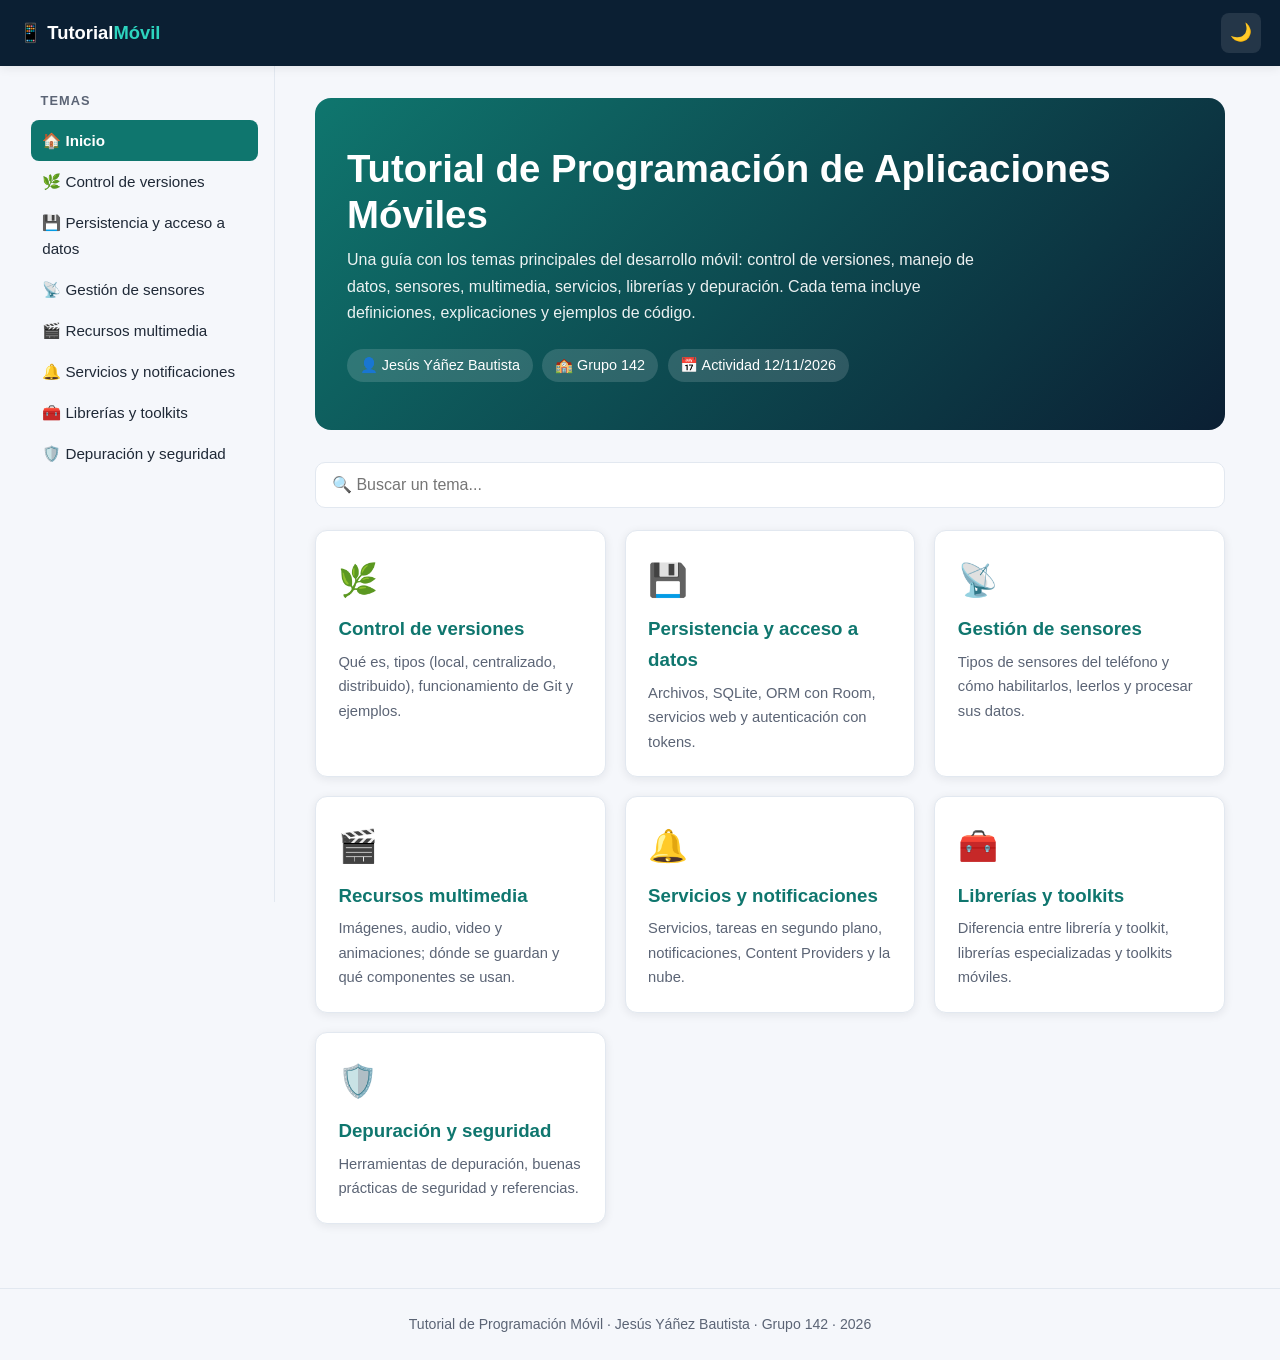
<file: index.html>
<!DOCTYPE html>
<html lang="es">
<head>
  <meta charset="UTF-8">
  <meta name="viewport" content="width=device-width, initial-scale=1.0">
  <meta name="description" content="Tutorial de programación de aplicaciones móviles">
  <title>Inicio | Tutorial Móvil</title>
  <link rel="stylesheet" href="css/estilos.css">
</head>
<body>
  <header>
    <a class="logo" href="index.html">📱 Tutorial<span>Móvil</span></a>
    <div class="acciones">
      <button class="btn-icono" id="btn-tema" title="Cambiar tema">🌙</button>
      <button class="btn-icono" id="btn-menu" title="Menú">☰</button>
    </div>
  </header>

  <div class="contenedor">
    <nav class="lateral">
      <h3>Temas</h3>
      <ul>
<li><a href="index.html" class="activo">🏠 Inicio</a></li>
<li><a href="temas/control-versiones.html" class="">🌿 Control de versiones</a></li>
<li><a href="temas/persistencia-datos.html" class="">💾 Persistencia y acceso a datos</a></li>
<li><a href="temas/sensores.html" class="">📡 Gestión de sensores</a></li>
<li><a href="temas/multimedia.html" class="">🎬 Recursos multimedia</a></li>
<li><a href="temas/servicios-notificaciones.html" class="">🔔 Servicios y notificaciones</a></li>
<li><a href="temas/librerias-toolkits.html" class="">🧰 Librerías y toolkits</a></li>
<li><a href="temas/depuracion-seguridad.html" class="">🛡️ Depuración y seguridad</a></li>
      </ul>
    </nav>

    <main>

      <div class="hero">
        <h1>Tutorial de Programación de Aplicaciones Móviles</h1>
        <p>Una guía con los temas principales del desarrollo móvil: control de versiones, manejo de datos,
        sensores, multimedia, servicios, librerías y depuración. Cada tema incluye definiciones, explicaciones y ejemplos de código.</p>
        <div class="datos-alumno">
          <span>👤 Jesús Yáñez Bautista</span>
          <span>🏫 Grupo 142</span>
          <span>📅 Actividad 12/11/2026</span>
        </div>
      </div>

      <input type="text" id="buscador" class="buscador" placeholder="🔍 Buscar un tema...">

      <div class="tarjetas"><a class="tarjeta" href="temas/control-versiones.html"><div class="icono">🌿</div><h3>Control de versiones</h3><p>Qué es, tipos (local, centralizado, distribuido), funcionamiento de Git y ejemplos.</p></a><a class="tarjeta" href="temas/persistencia-datos.html"><div class="icono">💾</div><h3>Persistencia y acceso a datos</h3><p>Archivos, SQLite, ORM con Room, servicios web y autenticación con tokens.</p></a><a class="tarjeta" href="temas/sensores.html"><div class="icono">📡</div><h3>Gestión de sensores</h3><p>Tipos de sensores del teléfono y cómo habilitarlos, leerlos y procesar sus datos.</p></a><a class="tarjeta" href="temas/multimedia.html"><div class="icono">🎬</div><h3>Recursos multimedia</h3><p>Imágenes, audio, video y animaciones; dónde se guardan y qué componentes se usan.</p></a><a class="tarjeta" href="temas/servicios-notificaciones.html"><div class="icono">🔔</div><h3>Servicios y notificaciones</h3><p>Servicios, tareas en segundo plano, notificaciones, Content Providers y la nube.</p></a><a class="tarjeta" href="temas/librerias-toolkits.html"><div class="icono">🧰</div><h3>Librerías y toolkits</h3><p>Diferencia entre librería y toolkit, librerías especializadas y toolkits móviles.</p></a><a class="tarjeta" href="temas/depuracion-seguridad.html"><div class="icono">🛡️</div><h3>Depuración y seguridad</h3><p>Herramientas de depuración, buenas prácticas de seguridad y referencias.</p></a></div>

    </main>
  </div>

  <footer>
    Tutorial de Programación Móvil &middot; Jesús Yáñez Bautista &middot; Grupo 142 &middot; 2026
  </footer>

  <button id="btn-arriba" title="Volver arriba">↑</button>
  <script src="js/main.js"></script>
</body>
</html>
</file>
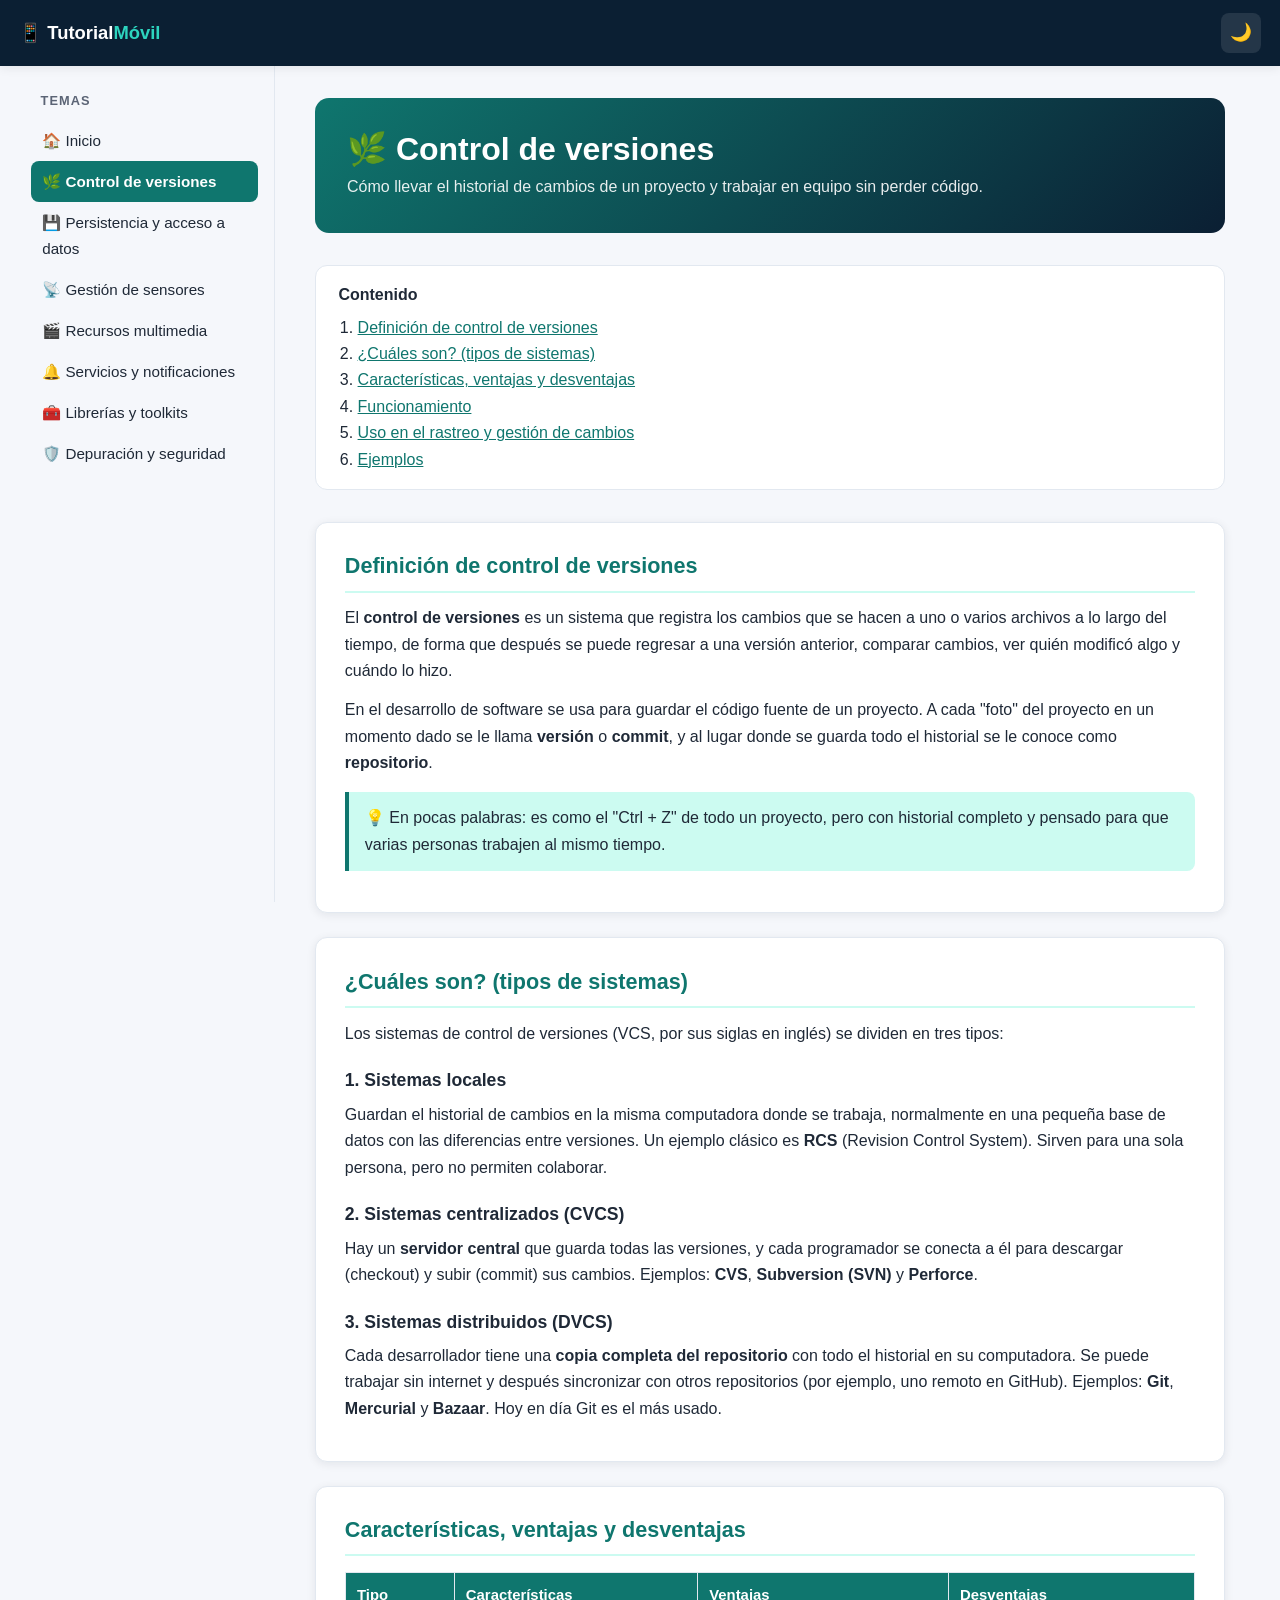
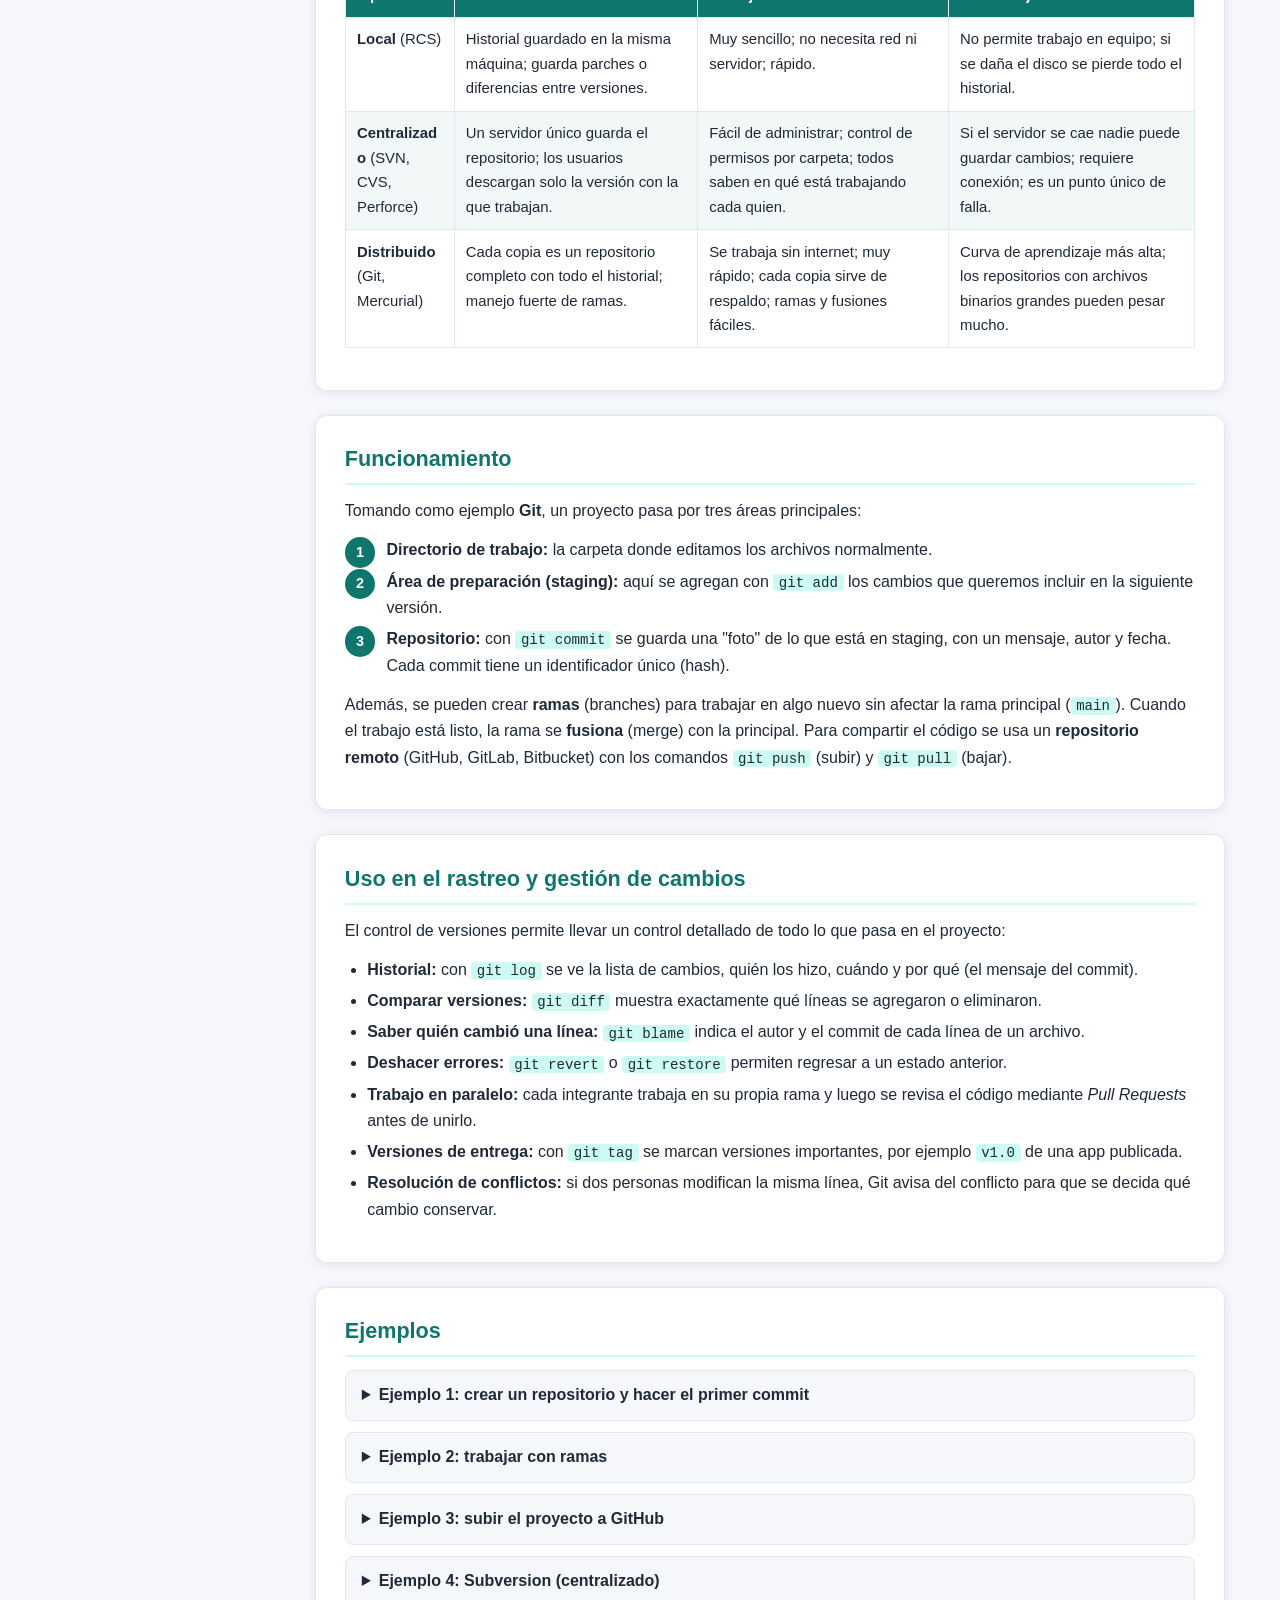
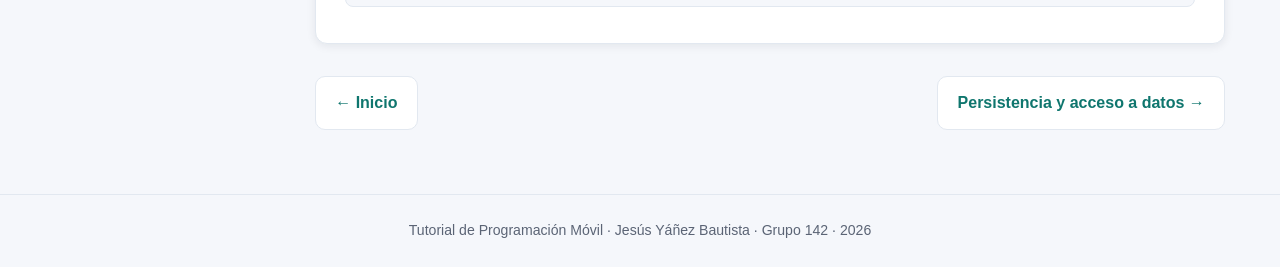
<file: temas/control-versiones.html>
<!DOCTYPE html>
<html lang="es">
<head>
  <meta charset="UTF-8">
  <meta name="viewport" content="width=device-width, initial-scale=1.0">
  <meta name="description" content="Tutorial de programación de aplicaciones móviles">
  <title>Control de versiones | Tutorial Móvil</title>
  <link rel="stylesheet" href="../css/estilos.css">
</head>
<body>
  <header>
    <a class="logo" href="../index.html">📱 Tutorial<span>Móvil</span></a>
    <div class="acciones">
      <button class="btn-icono" id="btn-tema" title="Cambiar tema">🌙</button>
      <button class="btn-icono" id="btn-menu" title="Menú">☰</button>
    </div>
  </header>

  <div class="contenedor">
    <nav class="lateral">
      <h3>Temas</h3>
      <ul>
<li><a href="../index.html" class="">🏠 Inicio</a></li>
<li><a href="../temas/control-versiones.html" class="activo">🌿 Control de versiones</a></li>
<li><a href="../temas/persistencia-datos.html" class="">💾 Persistencia y acceso a datos</a></li>
<li><a href="../temas/sensores.html" class="">📡 Gestión de sensores</a></li>
<li><a href="../temas/multimedia.html" class="">🎬 Recursos multimedia</a></li>
<li><a href="../temas/servicios-notificaciones.html" class="">🔔 Servicios y notificaciones</a></li>
<li><a href="../temas/librerias-toolkits.html" class="">🧰 Librerías y toolkits</a></li>
<li><a href="../temas/depuracion-seguridad.html" class="">🛡️ Depuración y seguridad</a></li>
      </ul>
    </nav>

    <main>

      <div class="portada-tema">
        <h1>🌿 Control de versiones</h1>
        <p>Cómo llevar el historial de cambios de un proyecto y trabajar en equipo sin perder código.</p>
      </div>
      <div class="indice"><h2>Contenido</h2><ol><li><a href="#definicion">Definición de control de versiones</a></li><li><a href="#tipos">¿Cuáles son? (tipos de sistemas)</a></li><li><a href="#caracteristicas">Características, ventajas y desventajas</a></li><li><a href="#funcionamiento">Funcionamiento</a></li><li><a href="#rastreo">Uso en el rastreo y gestión de cambios</a></li><li><a href="#ejemplos">Ejemplos</a></li></ol></div>
      <section class="bloque" id="definicion"><h2>Definición de control de versiones</h2>
<p>El <strong>control de versiones</strong> es un sistema que registra los cambios que se hacen a uno o varios archivos a lo largo del tiempo, de forma que después se puede regresar a una versión anterior, comparar cambios, ver quién modificó algo y cuándo lo hizo.</p>
<p>En el desarrollo de software se usa para guardar el código fuente de un proyecto. A cada "foto" del proyecto en un momento dado se le llama <strong>versión</strong> o <strong>commit</strong>, y al lugar donde se guarda todo el historial se le conoce como <strong>repositorio</strong>.</p>
<div class="nota">💡 En pocas palabras: es como el "Ctrl + Z" de todo un proyecto, pero con historial completo y pensado para que varias personas trabajen al mismo tiempo.</div>
</section><section class="bloque" id="tipos"><h2>¿Cuáles son? (tipos de sistemas)</h2>
<p>Los sistemas de control de versiones (VCS, por sus siglas en inglés) se dividen en tres tipos:</p>

<h3>1. Sistemas locales</h3>
<p>Guardan el historial de cambios en la misma computadora donde se trabaja, normalmente en una pequeña base de datos con las diferencias entre versiones. Un ejemplo clásico es <strong>RCS</strong> (Revision Control System). Sirven para una sola persona, pero no permiten colaborar.</p>

<h3>2. Sistemas centralizados (CVCS)</h3>
<p>Hay un <strong>servidor central</strong> que guarda todas las versiones, y cada programador se conecta a él para descargar (checkout) y subir (commit) sus cambios. Ejemplos: <strong>CVS</strong>, <strong>Subversion (SVN)</strong> y <strong>Perforce</strong>.</p>

<h3>3. Sistemas distribuidos (DVCS)</h3>
<p>Cada desarrollador tiene una <strong>copia completa del repositorio</strong> con todo el historial en su computadora. Se puede trabajar sin internet y después sincronizar con otros repositorios (por ejemplo, uno remoto en GitHub). Ejemplos: <strong>Git</strong>, <strong>Mercurial</strong> y <strong>Bazaar</strong>. Hoy en día Git es el más usado.</p>
</section><section class="bloque" id="caracteristicas"><h2>Características, ventajas y desventajas</h2><div class="tabla-scroll"><table><thead><tr><th>Tipo</th><th>Características</th><th>Ventajas</th><th>Desventajas</th></tr></thead><tbody><tr><td><strong>Local</strong> (RCS)</td><td>Historial guardado en la misma máquina; guarda parches o diferencias entre versiones.</td><td>Muy sencillo; no necesita red ni servidor; rápido.</td><td>No permite trabajo en equipo; si se daña el disco se pierde todo el historial.</td></tr><tr><td><strong>Centralizado</strong> (SVN, CVS, Perforce)</td><td>Un servidor único guarda el repositorio; los usuarios descargan solo la versión con la que trabajan.</td><td>Fácil de administrar; control de permisos por carpeta; todos saben en qué está trabajando cada quien.</td><td>Si el servidor se cae nadie puede guardar cambios; requiere conexión; es un punto único de falla.</td></tr><tr><td><strong>Distribuido</strong> (Git, Mercurial)</td><td>Cada copia es un repositorio completo con todo el historial; manejo fuerte de ramas.</td><td>Se trabaja sin internet; muy rápido; cada copia sirve de respaldo; ramas y fusiones fáciles.</td><td>Curva de aprendizaje más alta; los repositorios con archivos binarios grandes pueden pesar mucho.</td></tr></tbody></table></div></section><section class="bloque" id="funcionamiento"><h2>Funcionamiento</h2>
<p>Tomando como ejemplo <strong>Git</strong>, un proyecto pasa por tres áreas principales:</p>
<ol class="pasos">
  <li><strong>Directorio de trabajo:</strong> la carpeta donde editamos los archivos normalmente.</li>
  <li><strong>Área de preparación (staging):</strong> aquí se agregan con <code>git add</code> los cambios que queremos incluir en la siguiente versión.</li>
  <li><strong>Repositorio:</strong> con <code>git commit</code> se guarda una "foto" de lo que está en staging, con un mensaje, autor y fecha. Cada commit tiene un identificador único (hash).</li>
</ol>
<p>Además, se pueden crear <strong>ramas</strong> (branches) para trabajar en algo nuevo sin afectar la rama principal (<code>main</code>). Cuando el trabajo está listo, la rama se <strong>fusiona</strong> (merge) con la principal. Para compartir el código se usa un <strong>repositorio remoto</strong> (GitHub, GitLab, Bitbucket) con los comandos <code>git push</code> (subir) y <code>git pull</code> (bajar).</p>
</section><section class="bloque" id="rastreo"><h2>Uso en el rastreo y gestión de cambios</h2>
<p>El control de versiones permite llevar un control detallado de todo lo que pasa en el proyecto:</p>
<ul>
  <li><strong>Historial:</strong> con <code>git log</code> se ve la lista de cambios, quién los hizo, cuándo y por qué (el mensaje del commit).</li>
  <li><strong>Comparar versiones:</strong> <code>git diff</code> muestra exactamente qué líneas se agregaron o eliminaron.</li>
  <li><strong>Saber quién cambió una línea:</strong> <code>git blame</code> indica el autor y el commit de cada línea de un archivo.</li>
  <li><strong>Deshacer errores:</strong> <code>git revert</code> o <code>git restore</code> permiten regresar a un estado anterior.</li>
  <li><strong>Trabajo en paralelo:</strong> cada integrante trabaja en su propia rama y luego se revisa el código mediante <em>Pull Requests</em> antes de unirlo.</li>
  <li><strong>Versiones de entrega:</strong> con <code>git tag</code> se marcan versiones importantes, por ejemplo <code>v1.0</code> de una app publicada.</li>
  <li><strong>Resolución de conflictos:</strong> si dos personas modifican la misma línea, Git avisa del conflicto para que se decida qué cambio conservar.</li>
</ul>
</section><section class="bloque" id="ejemplos"><h2>Ejemplos</h2><details><summary>Ejemplo 1: crear un repositorio y hacer el primer commit</summary><div><div class="codigo"><span class="lenguaje">bash</span><pre><code>git init                      # crea el repositorio en la carpeta actual
git add index.html            # agrega el archivo al área de preparación
git commit -m &quot;Primera versión de la página&quot;
git log --oneline             # muestra el historial</code></pre></div></div></details><details><summary>Ejemplo 2: trabajar con ramas</summary><div><div class="codigo"><span class="lenguaje">bash</span><pre><code>git branch login              # crea la rama &quot;login&quot;
git switch login              # se cambia a esa rama
# ... se hacen cambios y commits ...
git switch main               # regresa a la rama principal
git merge login               # une los cambios de &quot;login&quot; en &quot;main&quot;</code></pre></div></div></details><details><summary>Ejemplo 3: subir el proyecto a GitHub</summary><div><div class="codigo"><span class="lenguaje">bash</span><pre><code>git remote add origin https://github.com/usuario/mi-app.git
git push -u origin main       # sube la rama main al repositorio remoto
git pull                      # descarga los cambios de los compañeros</code></pre></div></div></details><details><summary>Ejemplo 4: Subversion (centralizado)</summary><div><div class="codigo"><span class="lenguaje">bash</span><pre><code>svn checkout http://servidor/svn/proyecto   # descarga la copia de trabajo
svn update                                  # trae los cambios del servidor
svn commit -m &quot;Corrige error en el menú&quot;    # sube los cambios al servidor</code></pre></div></div></details></section>
      <div class="nav-temas"><a href="../index.html">← Inicio</a><a href="persistencia-datos.html">Persistencia y acceso a datos →</a></div>

    </main>
  </div>

  <footer>
    Tutorial de Programación Móvil &middot; Jesús Yáñez Bautista &middot; Grupo 142 &middot; 2026
  </footer>

  <button id="btn-arriba" title="Volver arriba">↑</button>
  <script src="../js/main.js"></script>
</body>
</html>
</file>
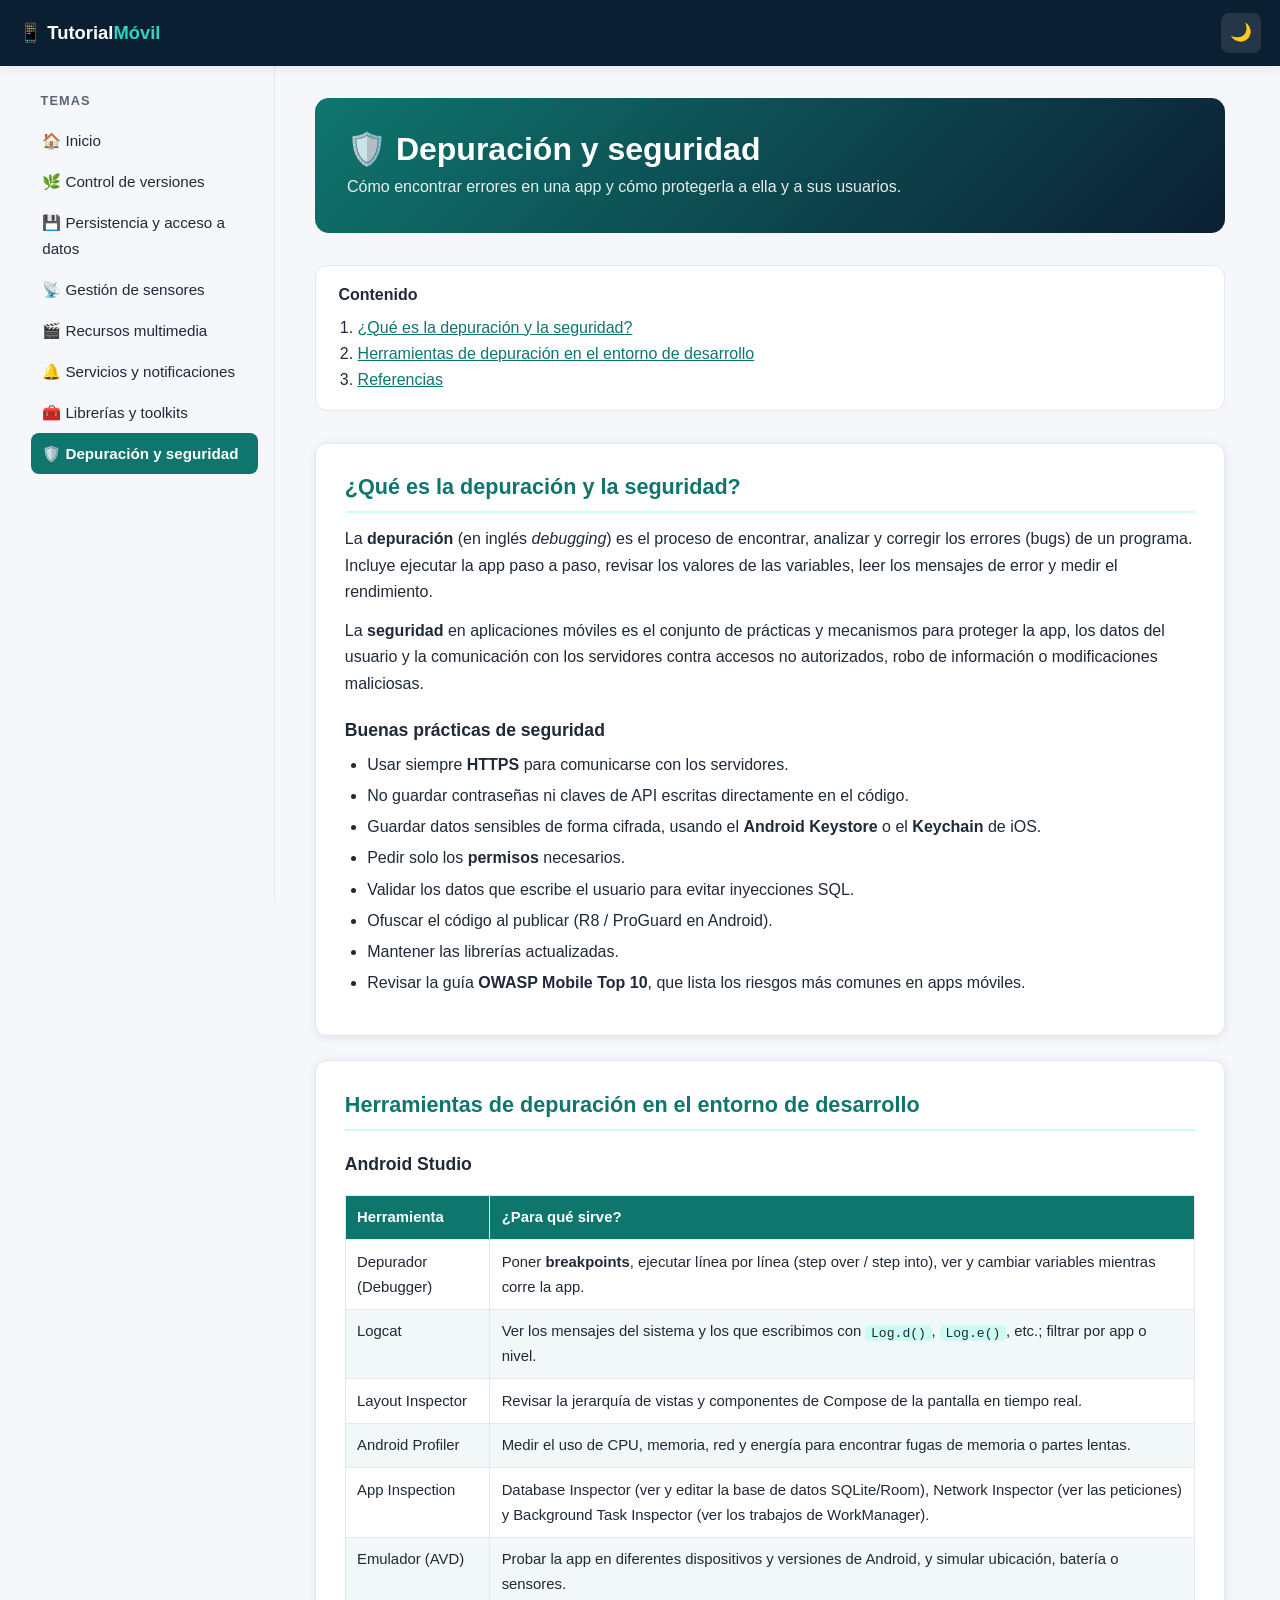
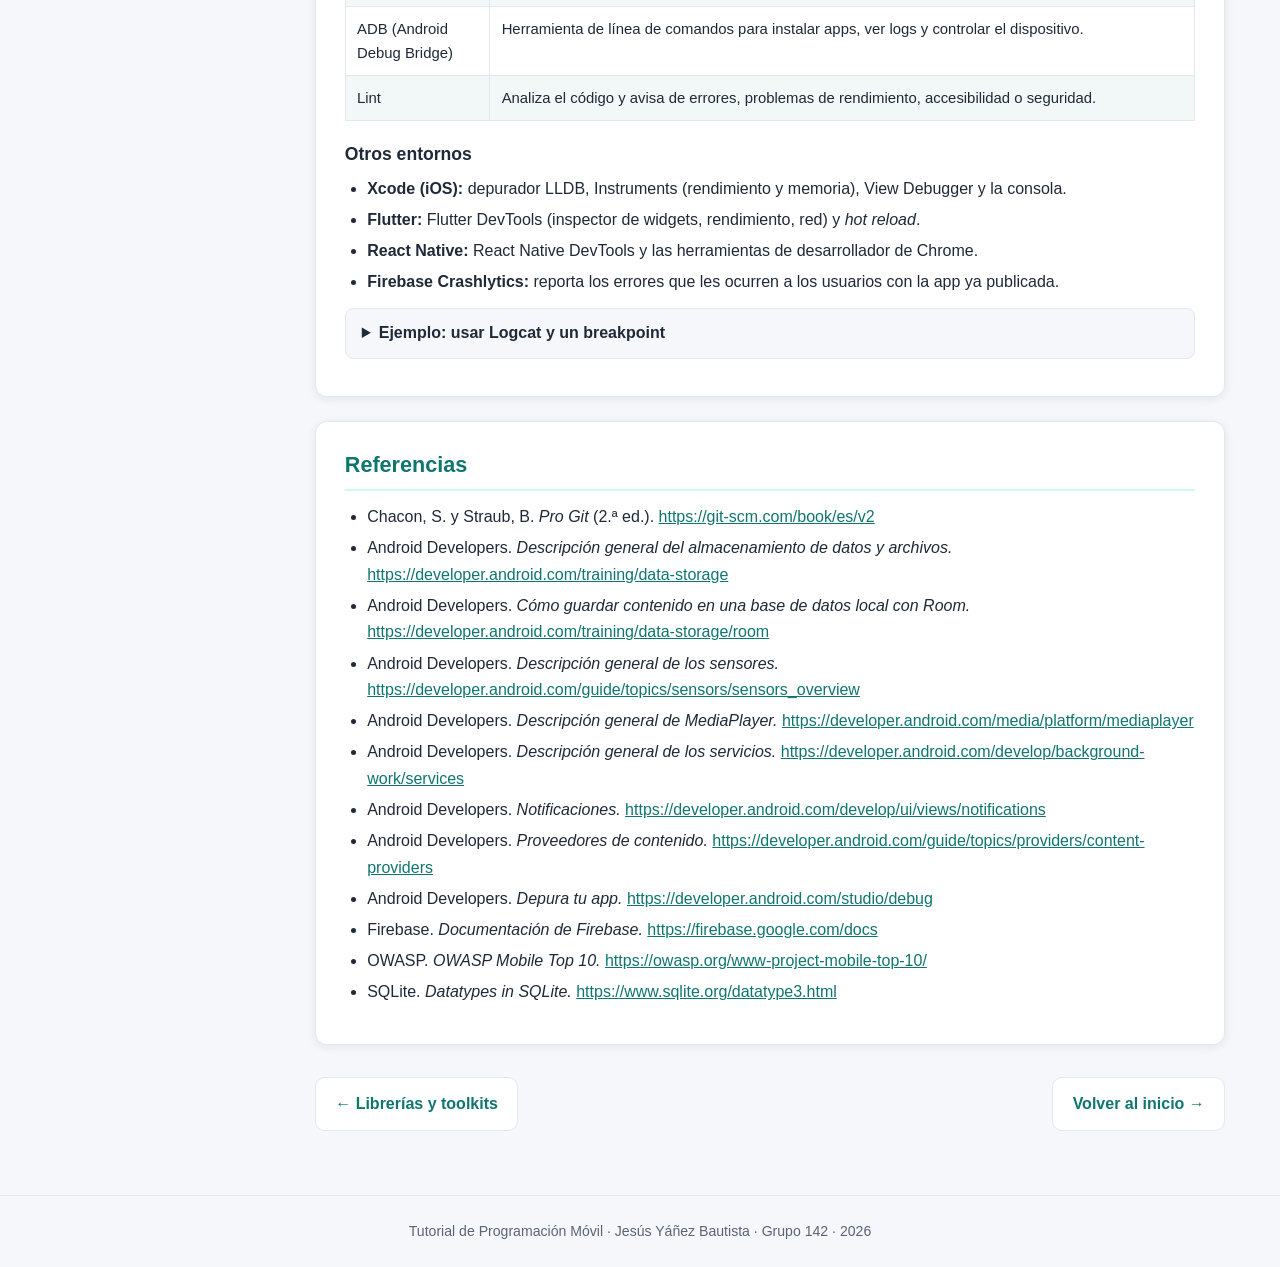
<file: temas/depuracion-seguridad.html>
<!DOCTYPE html>
<html lang="es">
<head>
  <meta charset="UTF-8">
  <meta name="viewport" content="width=device-width, initial-scale=1.0">
  <meta name="description" content="Tutorial de programación de aplicaciones móviles">
  <title>Depuración y seguridad | Tutorial Móvil</title>
  <link rel="stylesheet" href="../css/estilos.css">
</head>
<body>
  <header>
    <a class="logo" href="../index.html">📱 Tutorial<span>Móvil</span></a>
    <div class="acciones">
      <button class="btn-icono" id="btn-tema" title="Cambiar tema">🌙</button>
      <button class="btn-icono" id="btn-menu" title="Menú">☰</button>
    </div>
  </header>

  <div class="contenedor">
    <nav class="lateral">
      <h3>Temas</h3>
      <ul>
<li><a href="../index.html" class="">🏠 Inicio</a></li>
<li><a href="../temas/control-versiones.html" class="">🌿 Control de versiones</a></li>
<li><a href="../temas/persistencia-datos.html" class="">💾 Persistencia y acceso a datos</a></li>
<li><a href="../temas/sensores.html" class="">📡 Gestión de sensores</a></li>
<li><a href="../temas/multimedia.html" class="">🎬 Recursos multimedia</a></li>
<li><a href="../temas/servicios-notificaciones.html" class="">🔔 Servicios y notificaciones</a></li>
<li><a href="../temas/librerias-toolkits.html" class="">🧰 Librerías y toolkits</a></li>
<li><a href="../temas/depuracion-seguridad.html" class="activo">🛡️ Depuración y seguridad</a></li>
      </ul>
    </nav>

    <main>

      <div class="portada-tema">
        <h1>🛡️ Depuración y seguridad</h1>
        <p>Cómo encontrar errores en una app y cómo protegerla a ella y a sus usuarios.</p>
      </div>
      <div class="indice"><h2>Contenido</h2><ol><li><a href="#definicion">¿Qué es la depuración y la seguridad?</a></li><li><a href="#herramientas">Herramientas de depuración en el entorno de desarrollo</a></li><li><a href="#referencias">Referencias</a></li></ol></div>
      <section class="bloque" id="definicion"><h2>¿Qué es la depuración y la seguridad?</h2>
<p>La <strong>depuración</strong> (en inglés <em>debugging</em>) es el proceso de encontrar, analizar y corregir los errores (bugs) de un programa. Incluye ejecutar la app paso a paso, revisar los valores de las variables, leer los mensajes de error y medir el rendimiento.</p>
<p>La <strong>seguridad</strong> en aplicaciones móviles es el conjunto de prácticas y mecanismos para proteger la app, los datos del usuario y la comunicación con los servidores contra accesos no autorizados, robo de información o modificaciones maliciosas.</p>
<h3>Buenas prácticas de seguridad</h3>
<ul>
  <li>Usar siempre <strong>HTTPS</strong> para comunicarse con los servidores.</li>
  <li>No guardar contraseñas ni claves de API escritas directamente en el código.</li>
  <li>Guardar datos sensibles de forma cifrada, usando el <strong>Android Keystore</strong> o el <strong>Keychain</strong> de iOS.</li>
  <li>Pedir solo los <strong>permisos</strong> necesarios.</li>
  <li>Validar los datos que escribe el usuario para evitar inyecciones SQL.</li>
  <li>Ofuscar el código al publicar (R8 / ProGuard en Android).</li>
  <li>Mantener las librerías actualizadas.</li>
  <li>Revisar la guía <strong>OWASP Mobile Top 10</strong>, que lista los riesgos más comunes en apps móviles.</li>
</ul>
</section><section class="bloque" id="herramientas"><h2>Herramientas de depuración en el entorno de desarrollo</h2>
<h3>Android Studio</h3>
<div class="tabla-scroll"><table><thead><tr><th>Herramienta</th><th>¿Para qué sirve?</th></tr></thead><tbody><tr><td>Depurador (Debugger)</td><td>Poner <strong>breakpoints</strong>, ejecutar línea por línea (step over / step into), ver y cambiar variables mientras corre la app.</td></tr><tr><td>Logcat</td><td>Ver los mensajes del sistema y los que escribimos con <code>Log.d()</code>, <code>Log.e()</code>, etc.; filtrar por app o nivel.</td></tr><tr><td>Layout Inspector</td><td>Revisar la jerarquía de vistas y componentes de Compose de la pantalla en tiempo real.</td></tr><tr><td>Android Profiler</td><td>Medir el uso de CPU, memoria, red y energía para encontrar fugas de memoria o partes lentas.</td></tr><tr><td>App Inspection</td><td>Database Inspector (ver y editar la base de datos SQLite/Room), Network Inspector (ver las peticiones) y Background Task Inspector (ver los trabajos de WorkManager).</td></tr><tr><td>Emulador (AVD)</td><td>Probar la app en diferentes dispositivos y versiones de Android, y simular ubicación, batería o sensores.</td></tr><tr><td>ADB (Android Debug Bridge)</td><td>Herramienta de línea de comandos para instalar apps, ver logs y controlar el dispositivo.</td></tr><tr><td>Lint</td><td>Analiza el código y avisa de errores, problemas de rendimiento, accesibilidad o seguridad.</td></tr></tbody></table></div>
<h3>Otros entornos</h3>
<ul>
  <li><strong>Xcode (iOS):</strong> depurador LLDB, Instruments (rendimiento y memoria), View Debugger y la consola.</li>
  <li><strong>Flutter:</strong> Flutter DevTools (inspector de widgets, rendimiento, red) y <em>hot reload</em>.</li>
  <li><strong>React Native:</strong> React Native DevTools y las herramientas de desarrollador de Chrome.</li>
  <li><strong>Firebase Crashlytics:</strong> reporta los errores que les ocurren a los usuarios con la app ya publicada.</li>
</ul>
<details><summary>Ejemplo: usar Logcat y un breakpoint</summary><div><div class="codigo"><span class="lenguaje">kotlin</span><pre><code>private const val TAG = &quot;MainActivity&quot;

fun calcularPromedio(calificaciones: List&lt;Double&gt;): Double {
    Log.d(TAG, &quot;Calificaciones recibidas: $calificaciones&quot;)

    if (calificaciones.isEmpty()) {
        Log.e(TAG, &quot;La lista está vacía&quot;)   // aparece en rojo en Logcat
        return 0.0
    }

    val promedio = calificaciones.sum() / calificaciones.size   // &lt;- aquí se puede poner un breakpoint
    Log.i(TAG, &quot;Promedio: $promedio&quot;)
    return promedio
}</code></pre></div></div></details></section><section class="bloque" id="referencias"><h2>Referencias</h2>
<ul>
  <li>Chacon, S. y Straub, B. <em>Pro Git</em> (2.ª ed.). <a href="https://git-scm.com/book/es/v2" target="_blank">https://git-scm.com/book/es/v2</a></li>
  <li>Android Developers. <em>Descripción general del almacenamiento de datos y archivos.</em> <a href="https://developer.android.com/training/data-storage" target="_blank">https://developer.android.com/training/data-storage</a></li>
  <li>Android Developers. <em>Cómo guardar contenido en una base de datos local con Room.</em> <a href="https://developer.android.com/training/data-storage/room" target="_blank">https://developer.android.com/training/data-storage/room</a></li>
  <li>Android Developers. <em>Descripción general de los sensores.</em> <a href="https://developer.android.com/guide/topics/sensors/sensors_overview" target="_blank">https://developer.android.com/guide/topics/sensors/sensors_overview</a></li>
  <li>Android Developers. <em>Descripción general de MediaPlayer.</em> <a href="https://developer.android.com/media/platform/mediaplayer" target="_blank">https://developer.android.com/media/platform/mediaplayer</a></li>
  <li>Android Developers. <em>Descripción general de los servicios.</em> <a href="https://developer.android.com/develop/background-work/services" target="_blank">https://developer.android.com/develop/background-work/services</a></li>
  <li>Android Developers. <em>Notificaciones.</em> <a href="https://developer.android.com/develop/ui/views/notifications" target="_blank">https://developer.android.com/develop/ui/views/notifications</a></li>
  <li>Android Developers. <em>Proveedores de contenido.</em> <a href="https://developer.android.com/guide/topics/providers/content-providers" target="_blank">https://developer.android.com/guide/topics/providers/content-providers</a></li>
  <li>Android Developers. <em>Depura tu app.</em> <a href="https://developer.android.com/studio/debug" target="_blank">https://developer.android.com/studio/debug</a></li>
  <li>Firebase. <em>Documentación de Firebase.</em> <a href="https://firebase.google.com/docs" target="_blank">https://firebase.google.com/docs</a></li>
  <li>OWASP. <em>OWASP Mobile Top 10.</em> <a href="https://owasp.org/www-project-mobile-top-10/" target="_blank">https://owasp.org/www-project-mobile-top-10/</a></li>
  <li>SQLite. <em>Datatypes in SQLite.</em> <a href="https://www.sqlite.org/datatype3.html" target="_blank">https://www.sqlite.org/datatype3.html</a></li>
</ul>
</section>
      <div class="nav-temas"><a href="librerias-toolkits.html">← Librerías y toolkits</a><a href="../index.html">Volver al inicio →</a></div>

    </main>
  </div>

  <footer>
    Tutorial de Programación Móvil &middot; Jesús Yáñez Bautista &middot; Grupo 142 &middot; 2026
  </footer>

  <button id="btn-arriba" title="Volver arriba">↑</button>
  <script src="../js/main.js"></script>
</body>
</html>
</file>
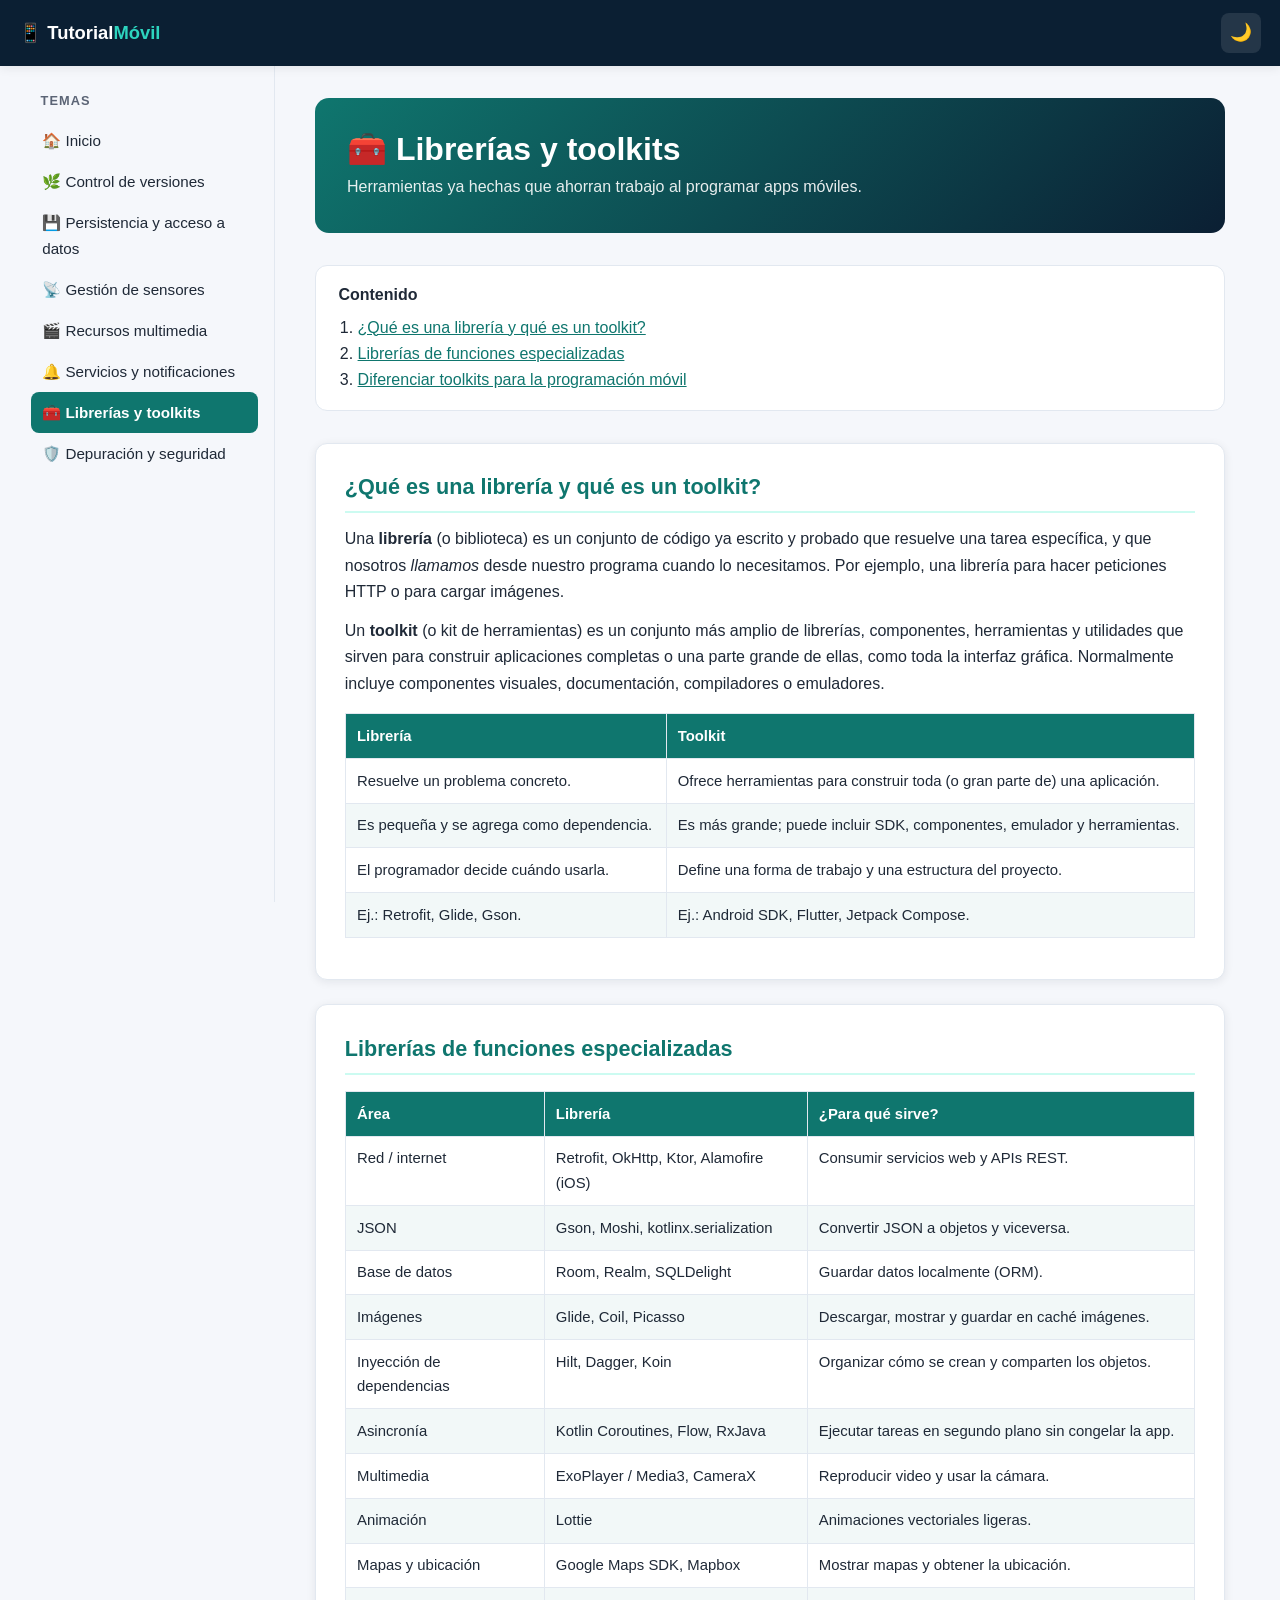
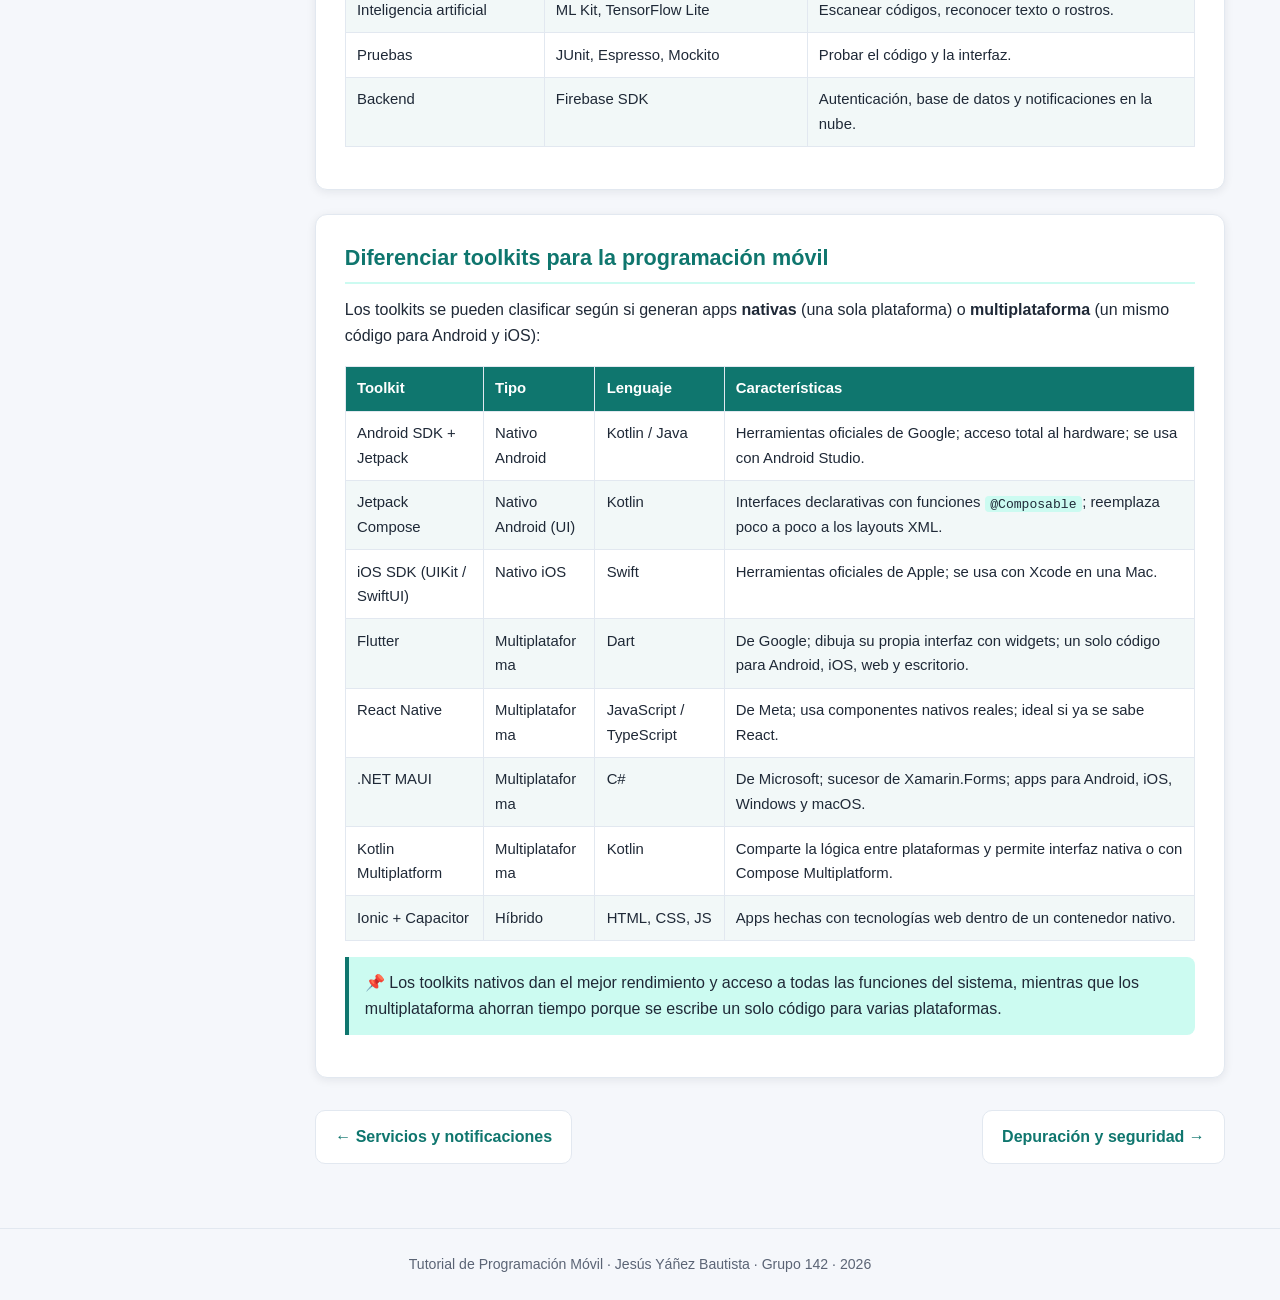
<file: temas/librerias-toolkits.html>
<!DOCTYPE html>
<html lang="es">
<head>
  <meta charset="UTF-8">
  <meta name="viewport" content="width=device-width, initial-scale=1.0">
  <meta name="description" content="Tutorial de programación de aplicaciones móviles">
  <title>Librerías y toolkits | Tutorial Móvil</title>
  <link rel="stylesheet" href="../css/estilos.css">
</head>
<body>
  <header>
    <a class="logo" href="../index.html">📱 Tutorial<span>Móvil</span></a>
    <div class="acciones">
      <button class="btn-icono" id="btn-tema" title="Cambiar tema">🌙</button>
      <button class="btn-icono" id="btn-menu" title="Menú">☰</button>
    </div>
  </header>

  <div class="contenedor">
    <nav class="lateral">
      <h3>Temas</h3>
      <ul>
<li><a href="../index.html" class="">🏠 Inicio</a></li>
<li><a href="../temas/control-versiones.html" class="">🌿 Control de versiones</a></li>
<li><a href="../temas/persistencia-datos.html" class="">💾 Persistencia y acceso a datos</a></li>
<li><a href="../temas/sensores.html" class="">📡 Gestión de sensores</a></li>
<li><a href="../temas/multimedia.html" class="">🎬 Recursos multimedia</a></li>
<li><a href="../temas/servicios-notificaciones.html" class="">🔔 Servicios y notificaciones</a></li>
<li><a href="../temas/librerias-toolkits.html" class="activo">🧰 Librerías y toolkits</a></li>
<li><a href="../temas/depuracion-seguridad.html" class="">🛡️ Depuración y seguridad</a></li>
      </ul>
    </nav>

    <main>

      <div class="portada-tema">
        <h1>🧰 Librerías y toolkits</h1>
        <p>Herramientas ya hechas que ahorran trabajo al programar apps móviles.</p>
      </div>
      <div class="indice"><h2>Contenido</h2><ol><li><a href="#definicion">¿Qué es una librería y qué es un toolkit?</a></li><li><a href="#librerias">Librerías de funciones especializadas</a></li><li><a href="#toolkits">Diferenciar toolkits para la programación móvil</a></li></ol></div>
      <section class="bloque" id="definicion"><h2>¿Qué es una librería y qué es un toolkit?</h2>
<p>Una <strong>librería</strong> (o biblioteca) es un conjunto de código ya escrito y probado que resuelve una tarea específica, y que nosotros <em>llamamos</em> desde nuestro programa cuando lo necesitamos. Por ejemplo, una librería para hacer peticiones HTTP o para cargar imágenes.</p>
<p>Un <strong>toolkit</strong> (o kit de herramientas) es un conjunto más amplio de librerías, componentes, herramientas y utilidades que sirven para construir aplicaciones completas o una parte grande de ellas, como toda la interfaz gráfica. Normalmente incluye componentes visuales, documentación, compiladores o emuladores.</p>
<div class="tabla-scroll"><table><thead><tr><th>Librería</th><th>Toolkit</th></tr></thead><tbody><tr><td>Resuelve un problema concreto.</td><td>Ofrece herramientas para construir toda (o gran parte de) una aplicación.</td></tr><tr><td>Es pequeña y se agrega como dependencia.</td><td>Es más grande; puede incluir SDK, componentes, emulador y herramientas.</td></tr><tr><td>El programador decide cuándo usarla.</td><td>Define una forma de trabajo y una estructura del proyecto.</td></tr><tr><td>Ej.: Retrofit, Glide, Gson.</td><td>Ej.: Android SDK, Flutter, Jetpack Compose.</td></tr></tbody></table></div></section><section class="bloque" id="librerias"><h2>Librerías de funciones especializadas</h2><div class="tabla-scroll"><table><thead><tr><th>Área</th><th>Librería</th><th>¿Para qué sirve?</th></tr></thead><tbody><tr><td>Red / internet</td><td>Retrofit, OkHttp, Ktor, Alamofire (iOS)</td><td>Consumir servicios web y APIs REST.</td></tr><tr><td>JSON</td><td>Gson, Moshi, kotlinx.serialization</td><td>Convertir JSON a objetos y viceversa.</td></tr><tr><td>Base de datos</td><td>Room, Realm, SQLDelight</td><td>Guardar datos localmente (ORM).</td></tr><tr><td>Imágenes</td><td>Glide, Coil, Picasso</td><td>Descargar, mostrar y guardar en caché imágenes.</td></tr><tr><td>Inyección de dependencias</td><td>Hilt, Dagger, Koin</td><td>Organizar cómo se crean y comparten los objetos.</td></tr><tr><td>Asincronía</td><td>Kotlin Coroutines, Flow, RxJava</td><td>Ejecutar tareas en segundo plano sin congelar la app.</td></tr><tr><td>Multimedia</td><td>ExoPlayer / Media3, CameraX</td><td>Reproducir video y usar la cámara.</td></tr><tr><td>Animación</td><td>Lottie</td><td>Animaciones vectoriales ligeras.</td></tr><tr><td>Mapas y ubicación</td><td>Google Maps SDK, Mapbox</td><td>Mostrar mapas y obtener la ubicación.</td></tr><tr><td>Inteligencia artificial</td><td>ML Kit, TensorFlow Lite</td><td>Escanear códigos, reconocer texto o rostros.</td></tr><tr><td>Pruebas</td><td>JUnit, Espresso, Mockito</td><td>Probar el código y la interfaz.</td></tr><tr><td>Backend</td><td>Firebase SDK</td><td>Autenticación, base de datos y notificaciones en la nube.</td></tr></tbody></table></div></section><section class="bloque" id="toolkits"><h2>Diferenciar toolkits para la programación móvil</h2>
<p>Los toolkits se pueden clasificar según si generan apps <strong>nativas</strong> (una sola plataforma) o <strong>multiplataforma</strong> (un mismo código para Android y iOS):</p>
<div class="tabla-scroll"><table><thead><tr><th>Toolkit</th><th>Tipo</th><th>Lenguaje</th><th>Características</th></tr></thead><tbody><tr><td>Android SDK + Jetpack</td><td>Nativo Android</td><td>Kotlin / Java</td><td>Herramientas oficiales de Google; acceso total al hardware; se usa con Android Studio.</td></tr><tr><td>Jetpack Compose</td><td>Nativo Android (UI)</td><td>Kotlin</td><td>Interfaces declarativas con funciones <code>@Composable</code>; reemplaza poco a poco a los layouts XML.</td></tr><tr><td>iOS SDK (UIKit / SwiftUI)</td><td>Nativo iOS</td><td>Swift</td><td>Herramientas oficiales de Apple; se usa con Xcode en una Mac.</td></tr><tr><td>Flutter</td><td>Multiplataforma</td><td>Dart</td><td>De Google; dibuja su propia interfaz con widgets; un solo código para Android, iOS, web y escritorio.</td></tr><tr><td>React Native</td><td>Multiplataforma</td><td>JavaScript / TypeScript</td><td>De Meta; usa componentes nativos reales; ideal si ya se sabe React.</td></tr><tr><td>.NET MAUI</td><td>Multiplataforma</td><td>C#</td><td>De Microsoft; sucesor de Xamarin.Forms; apps para Android, iOS, Windows y macOS.</td></tr><tr><td>Kotlin Multiplatform</td><td>Multiplataforma</td><td>Kotlin</td><td>Comparte la lógica entre plataformas y permite interfaz nativa o con Compose Multiplatform.</td></tr><tr><td>Ionic + Capacitor</td><td>Híbrido</td><td>HTML, CSS, JS</td><td>Apps hechas con tecnologías web dentro de un contenedor nativo.</td></tr></tbody></table></div>
<div class="nota">📌 Los toolkits nativos dan el mejor rendimiento y acceso a todas las funciones del sistema, mientras que los multiplataforma ahorran tiempo porque se escribe un solo código para varias plataformas.</div>
</section>
      <div class="nav-temas"><a href="servicios-notificaciones.html">← Servicios y notificaciones</a><a href="depuracion-seguridad.html">Depuración y seguridad →</a></div>

    </main>
  </div>

  <footer>
    Tutorial de Programación Móvil &middot; Jesús Yáñez Bautista &middot; Grupo 142 &middot; 2026
  </footer>

  <button id="btn-arriba" title="Volver arriba">↑</button>
  <script src="../js/main.js"></script>
</body>
</html>
</file>
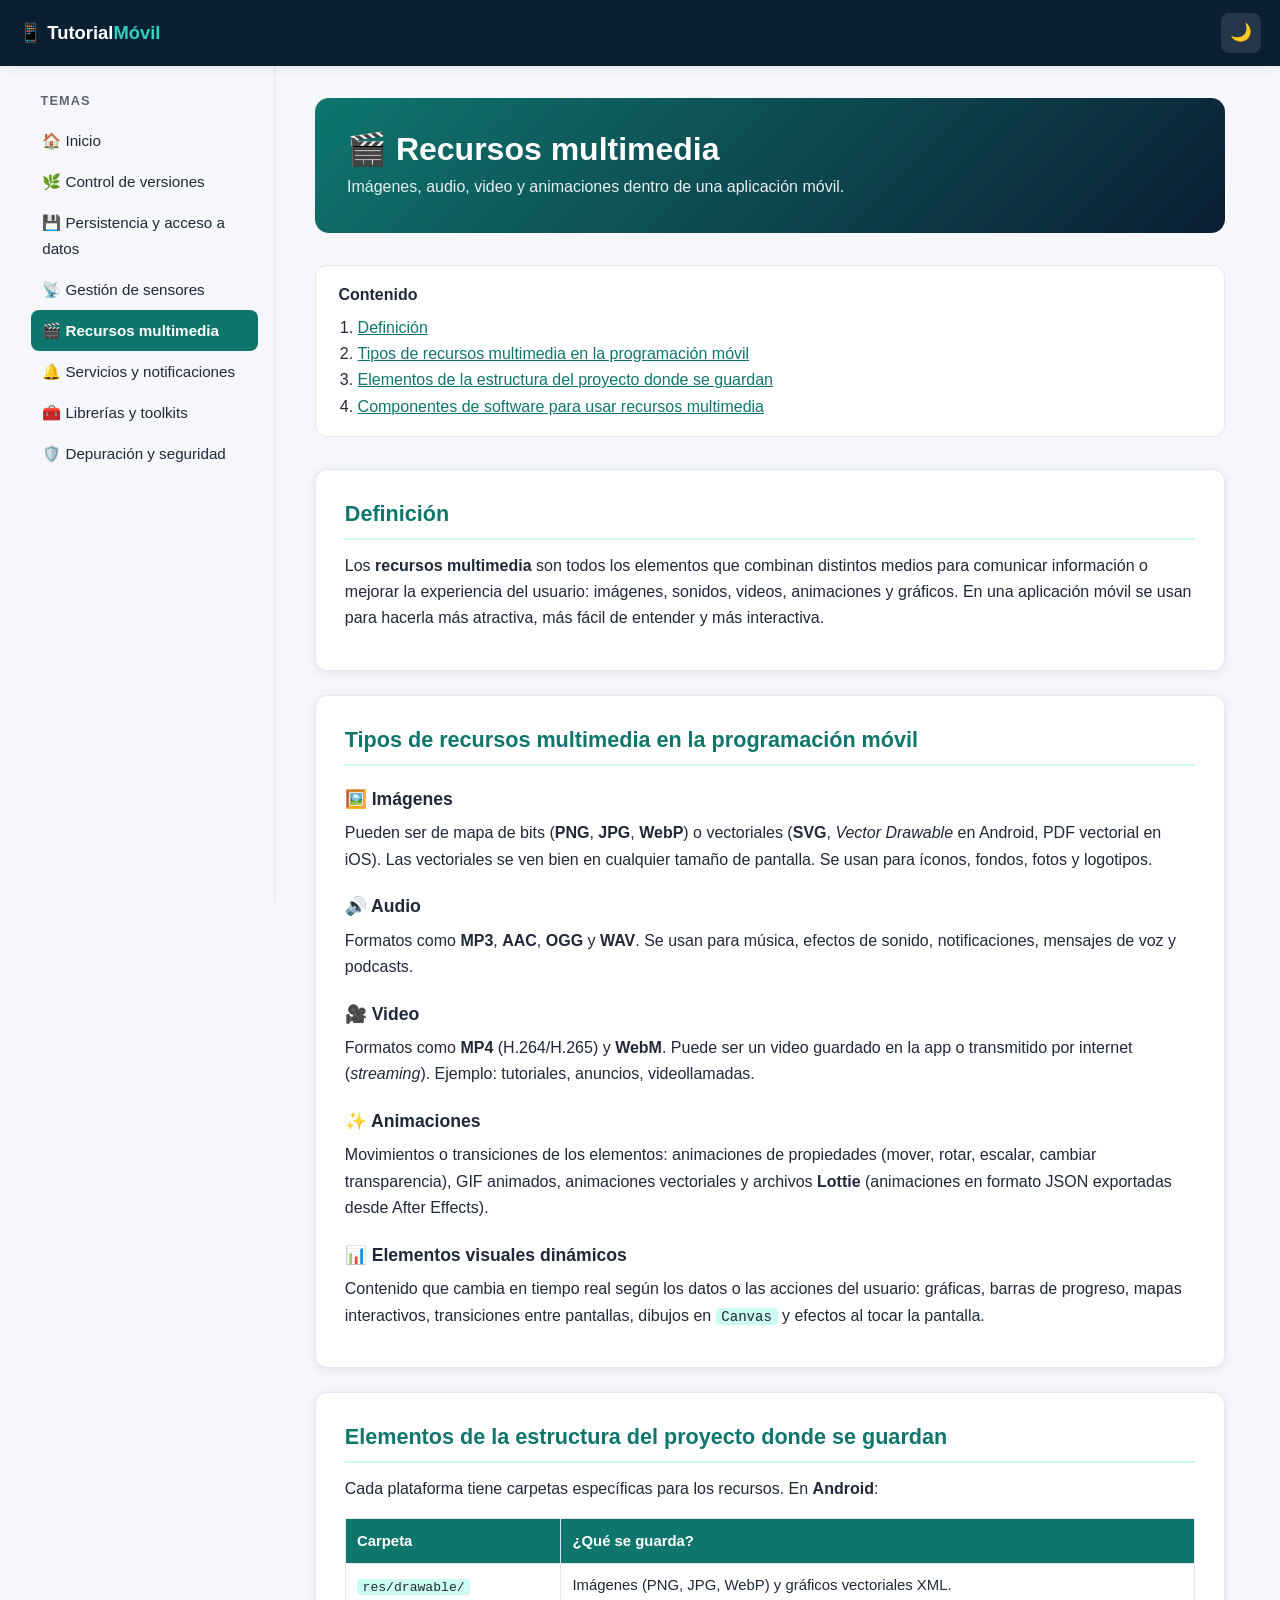
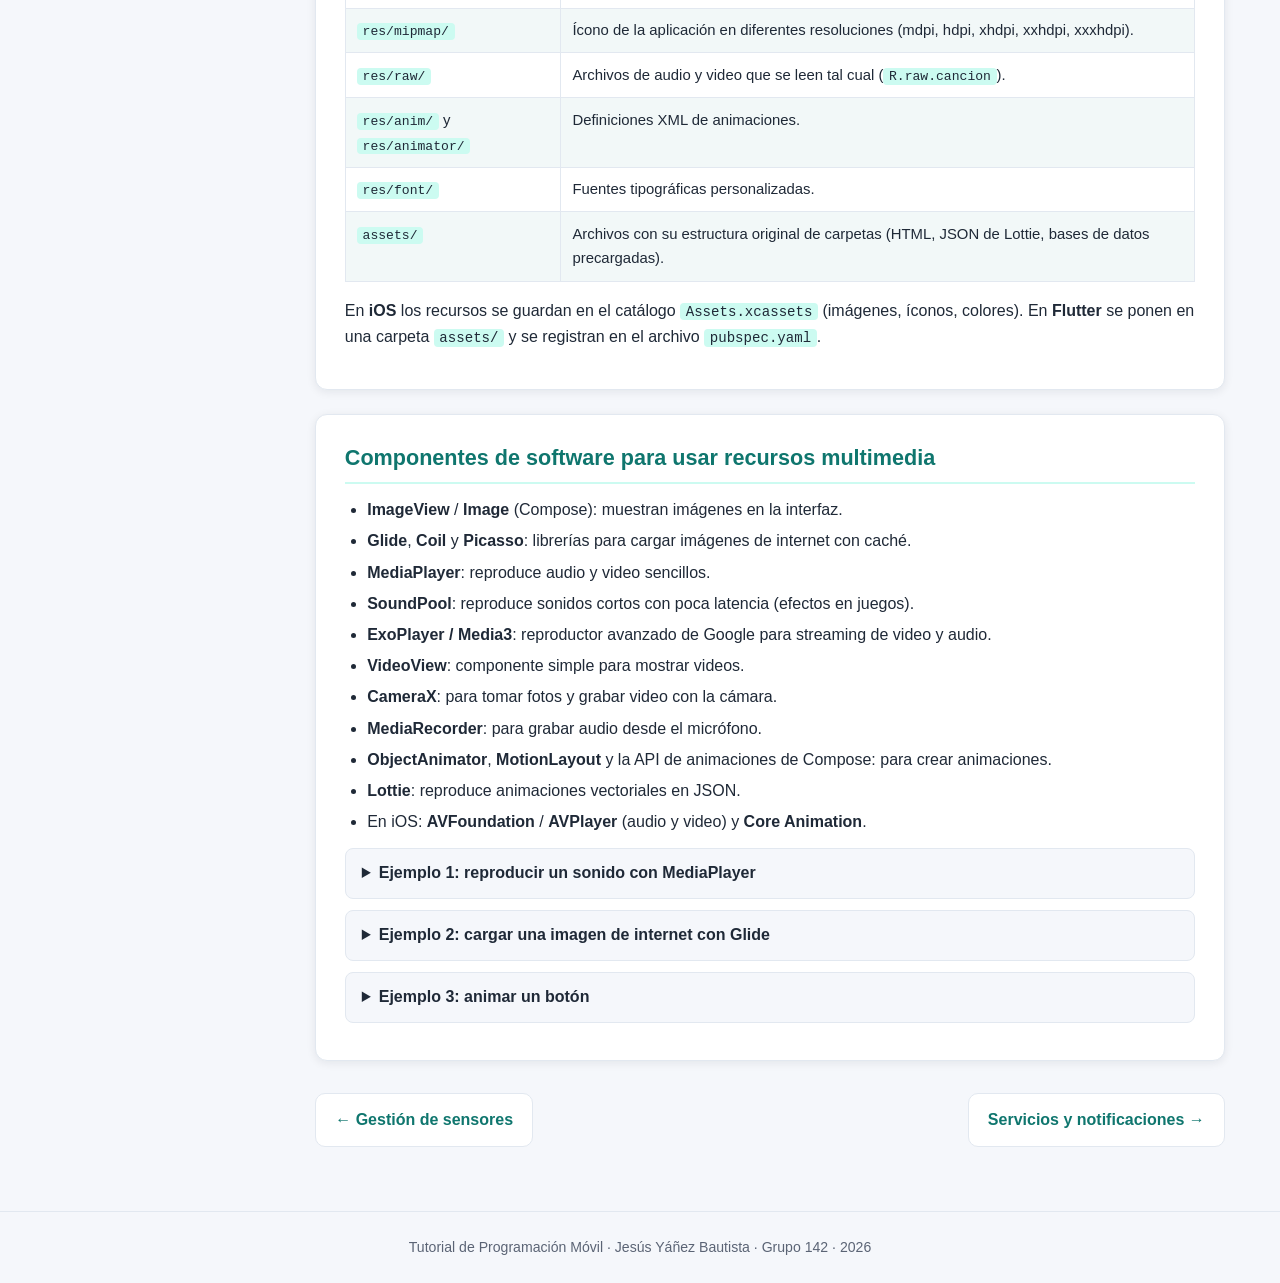
<file: temas/multimedia.html>
<!DOCTYPE html>
<html lang="es">
<head>
  <meta charset="UTF-8">
  <meta name="viewport" content="width=device-width, initial-scale=1.0">
  <meta name="description" content="Tutorial de programación de aplicaciones móviles">
  <title>Recursos multimedia | Tutorial Móvil</title>
  <link rel="stylesheet" href="../css/estilos.css">
</head>
<body>
  <header>
    <a class="logo" href="../index.html">📱 Tutorial<span>Móvil</span></a>
    <div class="acciones">
      <button class="btn-icono" id="btn-tema" title="Cambiar tema">🌙</button>
      <button class="btn-icono" id="btn-menu" title="Menú">☰</button>
    </div>
  </header>

  <div class="contenedor">
    <nav class="lateral">
      <h3>Temas</h3>
      <ul>
<li><a href="../index.html" class="">🏠 Inicio</a></li>
<li><a href="../temas/control-versiones.html" class="">🌿 Control de versiones</a></li>
<li><a href="../temas/persistencia-datos.html" class="">💾 Persistencia y acceso a datos</a></li>
<li><a href="../temas/sensores.html" class="">📡 Gestión de sensores</a></li>
<li><a href="../temas/multimedia.html" class="activo">🎬 Recursos multimedia</a></li>
<li><a href="../temas/servicios-notificaciones.html" class="">🔔 Servicios y notificaciones</a></li>
<li><a href="../temas/librerias-toolkits.html" class="">🧰 Librerías y toolkits</a></li>
<li><a href="../temas/depuracion-seguridad.html" class="">🛡️ Depuración y seguridad</a></li>
      </ul>
    </nav>

    <main>

      <div class="portada-tema">
        <h1>🎬 Recursos multimedia</h1>
        <p>Imágenes, audio, video y animaciones dentro de una aplicación móvil.</p>
      </div>
      <div class="indice"><h2>Contenido</h2><ol><li><a href="#definicion">Definición</a></li><li><a href="#tipos">Tipos de recursos multimedia en la programación móvil</a></li><li><a href="#estructura">Elementos de la estructura del proyecto donde se guardan</a></li><li><a href="#componentes">Componentes de software para usar recursos multimedia</a></li></ol></div>
      <section class="bloque" id="definicion"><h2>Definición</h2>
<p>Los <strong>recursos multimedia</strong> son todos los elementos que combinan distintos medios para comunicar información o mejorar la experiencia del usuario: imágenes, sonidos, videos, animaciones y gráficos. En una aplicación móvil se usan para hacerla más atractiva, más fácil de entender y más interactiva.</p>
</section><section class="bloque" id="tipos"><h2>Tipos de recursos multimedia en la programación móvil</h2>
<h3>🖼️ Imágenes</h3>
<p>Pueden ser de mapa de bits (<strong>PNG</strong>, <strong>JPG</strong>, <strong>WebP</strong>) o vectoriales (<strong>SVG</strong>, <em>Vector Drawable</em> en Android, PDF vectorial en iOS). Las vectoriales se ven bien en cualquier tamaño de pantalla. Se usan para íconos, fondos, fotos y logotipos.</p>

<h3>🔊 Audio</h3>
<p>Formatos como <strong>MP3</strong>, <strong>AAC</strong>, <strong>OGG</strong> y <strong>WAV</strong>. Se usan para música, efectos de sonido, notificaciones, mensajes de voz y podcasts.</p>

<h3>🎥 Video</h3>
<p>Formatos como <strong>MP4</strong> (H.264/H.265) y <strong>WebM</strong>. Puede ser un video guardado en la app o transmitido por internet (<em>streaming</em>). Ejemplo: tutoriales, anuncios, videollamadas.</p>

<h3>✨ Animaciones</h3>
<p>Movimientos o transiciones de los elementos: animaciones de propiedades (mover, rotar, escalar, cambiar transparencia), GIF animados, animaciones vectoriales y archivos <strong>Lottie</strong> (animaciones en formato JSON exportadas desde After Effects).</p>

<h3>📊 Elementos visuales dinámicos</h3>
<p>Contenido que cambia en tiempo real según los datos o las acciones del usuario: gráficas, barras de progreso, mapas interactivos, transiciones entre pantallas, dibujos en <code>Canvas</code> y efectos al tocar la pantalla.</p>
</section><section class="bloque" id="estructura"><h2>Elementos de la estructura del proyecto donde se guardan</h2>
<p>Cada plataforma tiene carpetas específicas para los recursos. En <strong>Android</strong>:</p>
<div class="tabla-scroll"><table><thead><tr><th>Carpeta</th><th>¿Qué se guarda?</th></tr></thead><tbody><tr><td><code>res/drawable/</code></td><td>Imágenes (PNG, JPG, WebP) y gráficos vectoriales XML.</td></tr><tr><td><code>res/mipmap/</code></td><td>Ícono de la aplicación en diferentes resoluciones (mdpi, hdpi, xhdpi, xxhdpi, xxxhdpi).</td></tr><tr><td><code>res/raw/</code></td><td>Archivos de audio y video que se leen tal cual (<code>R.raw.cancion</code>).</td></tr><tr><td><code>res/anim/</code> y <code>res/animator/</code></td><td>Definiciones XML de animaciones.</td></tr><tr><td><code>res/font/</code></td><td>Fuentes tipográficas personalizadas.</td></tr><tr><td><code>assets/</code></td><td>Archivos con su estructura original de carpetas (HTML, JSON de Lottie, bases de datos precargadas).</td></tr></tbody></table></div>
<p>En <strong>iOS</strong> los recursos se guardan en el catálogo <code>Assets.xcassets</code> (imágenes, íconos, colores). En <strong>Flutter</strong> se ponen en una carpeta <code>assets/</code> y se registran en el archivo <code>pubspec.yaml</code>.</p>
</section><section class="bloque" id="componentes"><h2>Componentes de software para usar recursos multimedia</h2>
<ul>
  <li><strong>ImageView</strong> / <strong>Image</strong> (Compose): muestran imágenes en la interfaz.</li>
  <li><strong>Glide</strong>, <strong>Coil</strong> y <strong>Picasso</strong>: librerías para cargar imágenes de internet con caché.</li>
  <li><strong>MediaPlayer</strong>: reproduce audio y video sencillos.</li>
  <li><strong>SoundPool</strong>: reproduce sonidos cortos con poca latencia (efectos en juegos).</li>
  <li><strong>ExoPlayer / Media3</strong>: reproductor avanzado de Google para streaming de video y audio.</li>
  <li><strong>VideoView</strong>: componente simple para mostrar videos.</li>
  <li><strong>CameraX</strong>: para tomar fotos y grabar video con la cámara.</li>
  <li><strong>MediaRecorder</strong>: para grabar audio desde el micrófono.</li>
  <li><strong>ObjectAnimator</strong>, <strong>MotionLayout</strong> y la API de animaciones de Compose: para crear animaciones.</li>
  <li><strong>Lottie</strong>: reproduce animaciones vectoriales en JSON.</li>
  <li>En iOS: <strong>AVFoundation</strong> / <strong>AVPlayer</strong> (audio y video) y <strong>Core Animation</strong>.</li>
</ul>
<details><summary>Ejemplo 1: reproducir un sonido con MediaPlayer</summary><div><div class="codigo"><span class="lenguaje">kotlin</span><pre><code>// El archivo está en res/raw/boton.mp3
val reproductor = MediaPlayer.create(this, R.raw.boton)
reproductor.start()

reproductor.setOnCompletionListener {
    it.release()   // liberar memoria al terminar
}</code></pre></div></div></details><details><summary>Ejemplo 2: cargar una imagen de internet con Glide</summary><div><div class="codigo"><span class="lenguaje">kotlin</span><pre><code>Glide.with(this)
    .load(&quot;https://ejemplo.com/foto.jpg&quot;)
    .placeholder(R.drawable.cargando)
    .into(imageView)</code></pre></div></div></details><details><summary>Ejemplo 3: animar un botón</summary><div><div class="codigo"><span class="lenguaje">kotlin</span><pre><code>ObjectAnimator.ofFloat(boton, &quot;rotation&quot;, 0f, 360f).apply {
    duration = 800
    start()
}</code></pre></div></div></details></section>
      <div class="nav-temas"><a href="sensores.html">← Gestión de sensores</a><a href="servicios-notificaciones.html">Servicios y notificaciones →</a></div>

    </main>
  </div>

  <footer>
    Tutorial de Programación Móvil &middot; Jesús Yáñez Bautista &middot; Grupo 142 &middot; 2026
  </footer>

  <button id="btn-arriba" title="Volver arriba">↑</button>
  <script src="../js/main.js"></script>
</body>
</html>
</file>
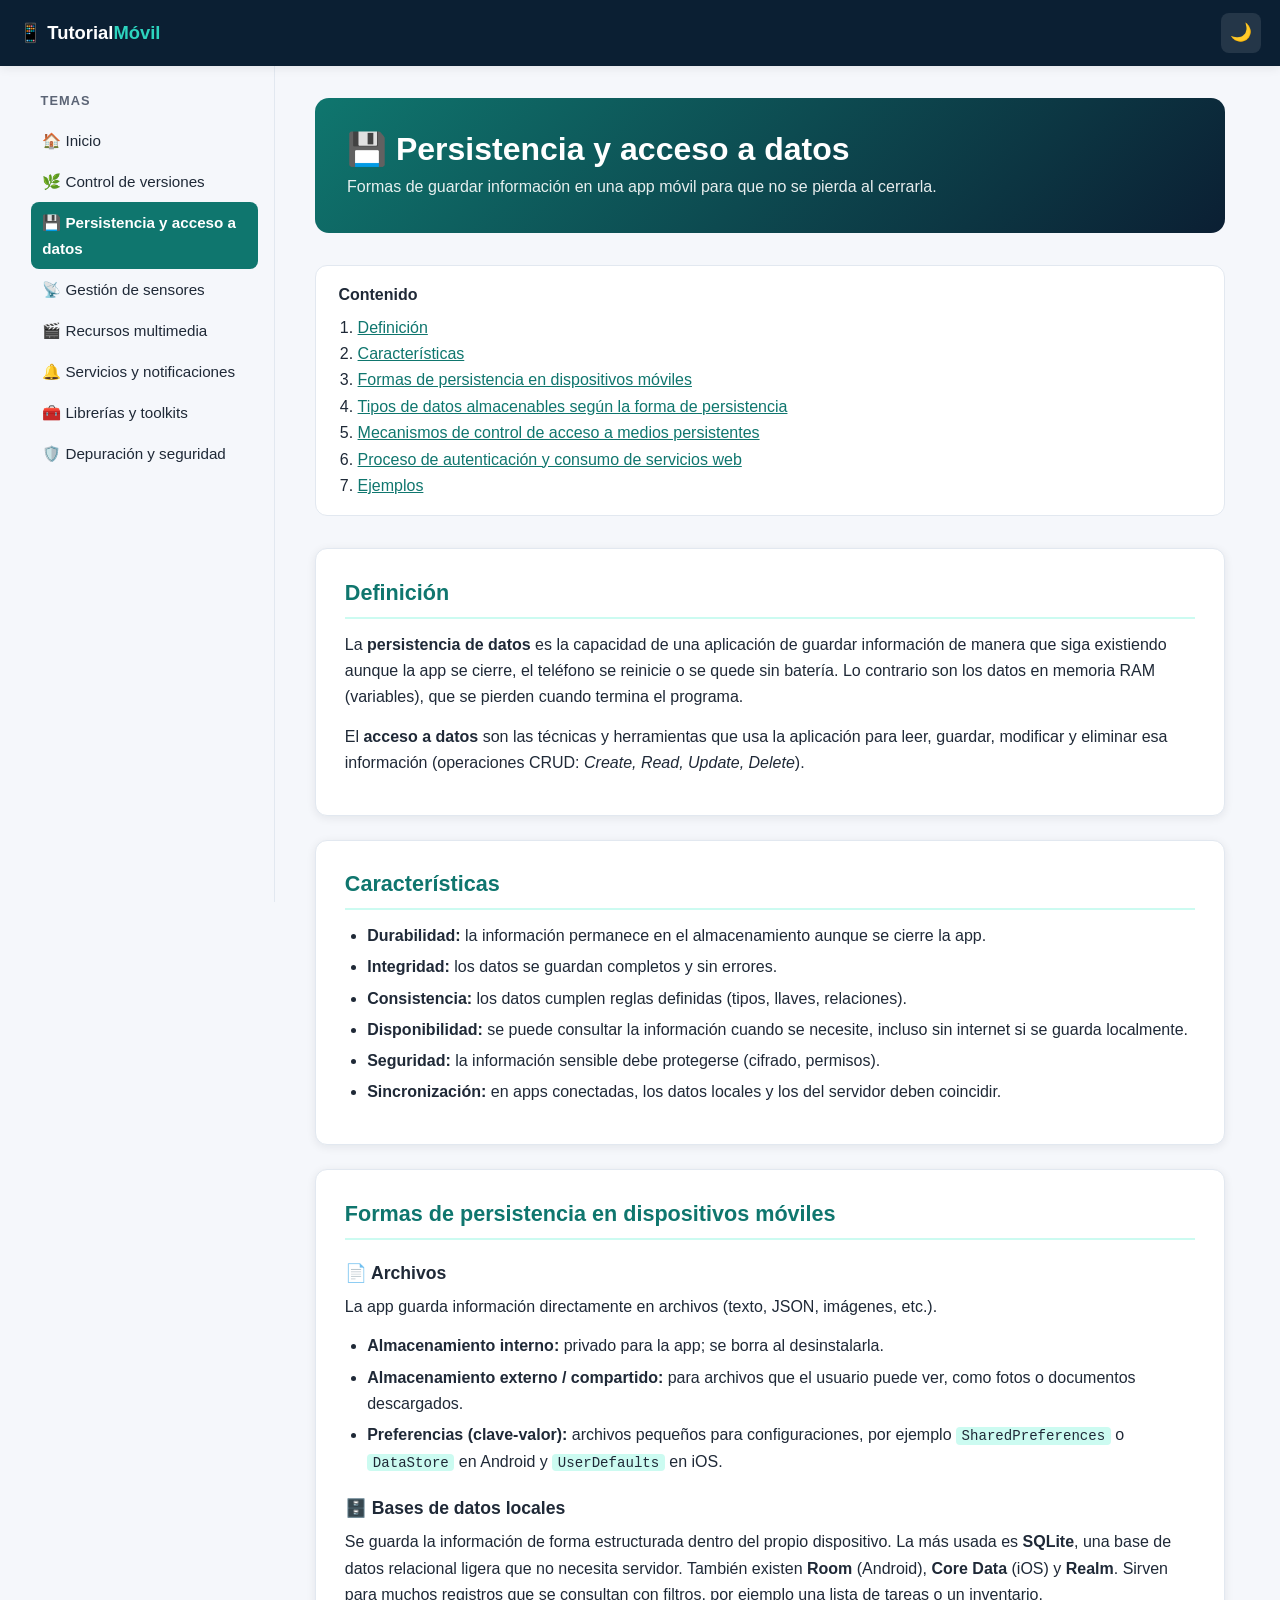
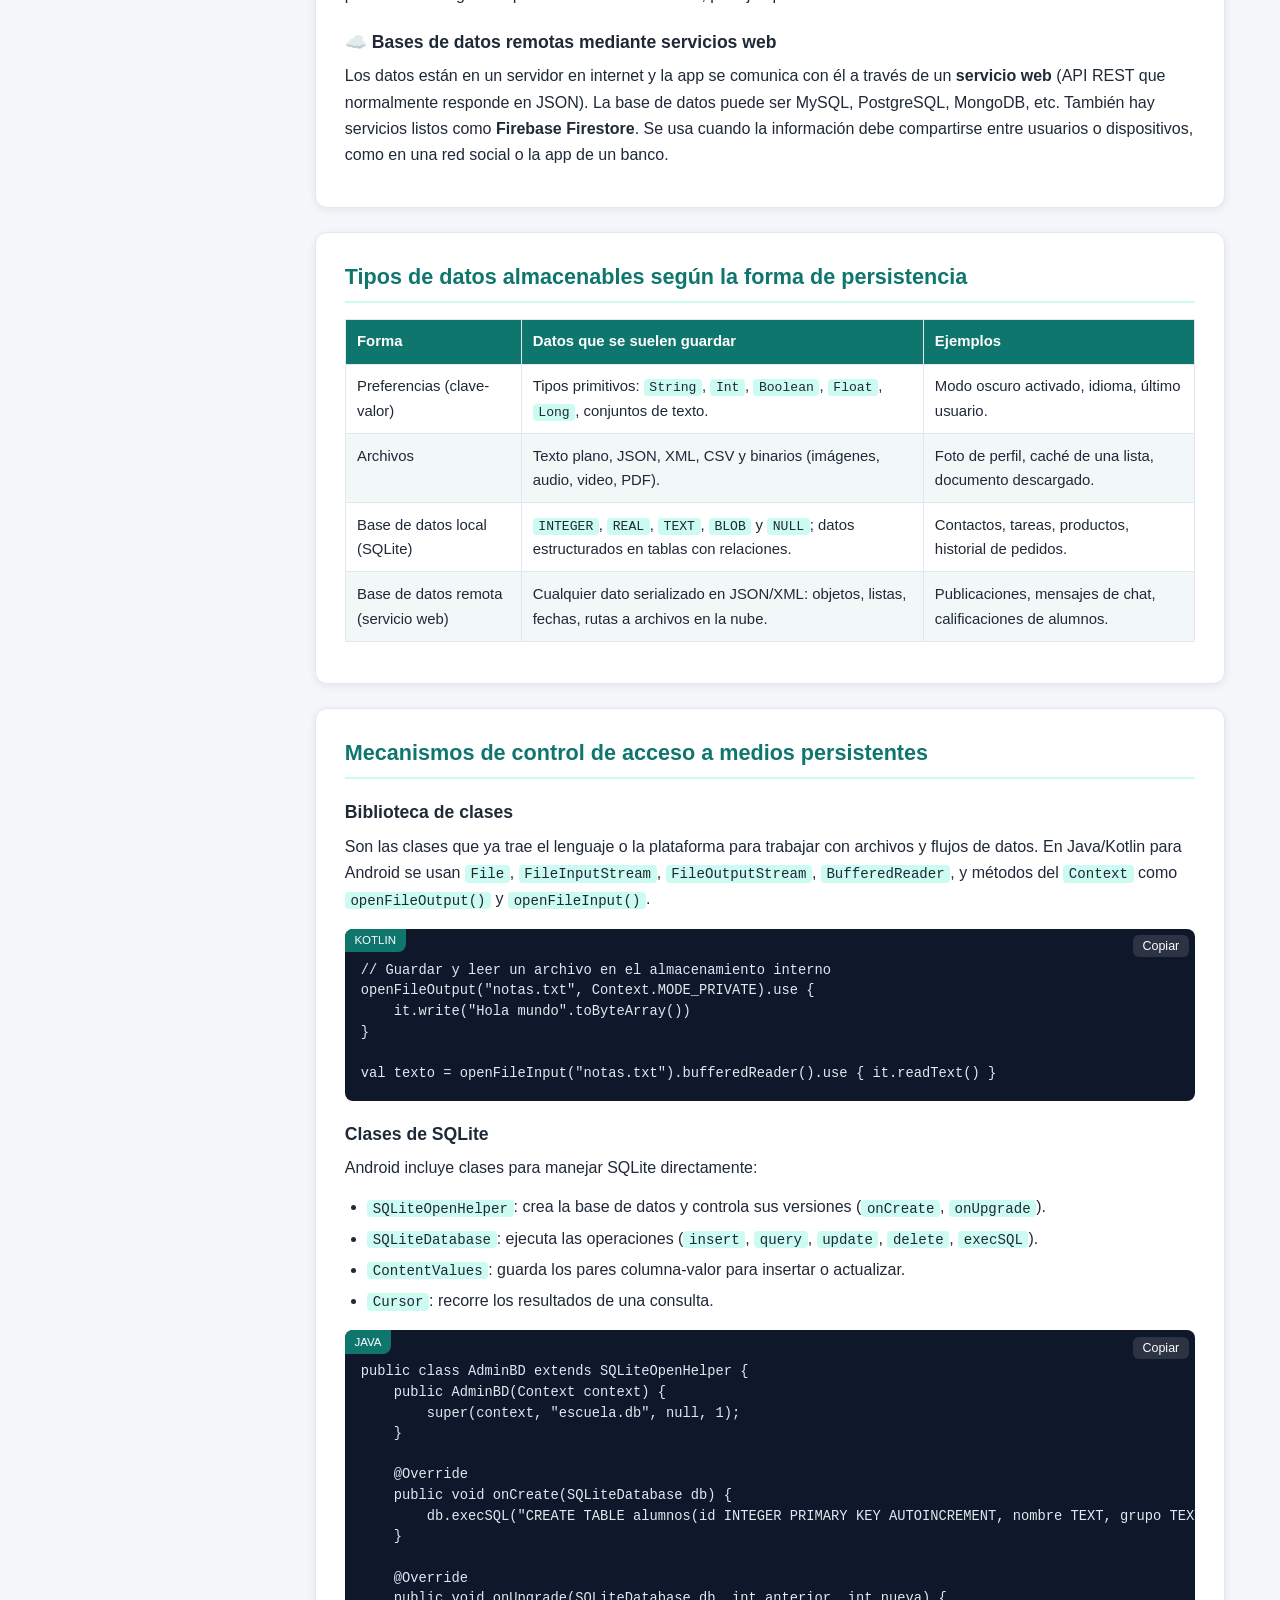
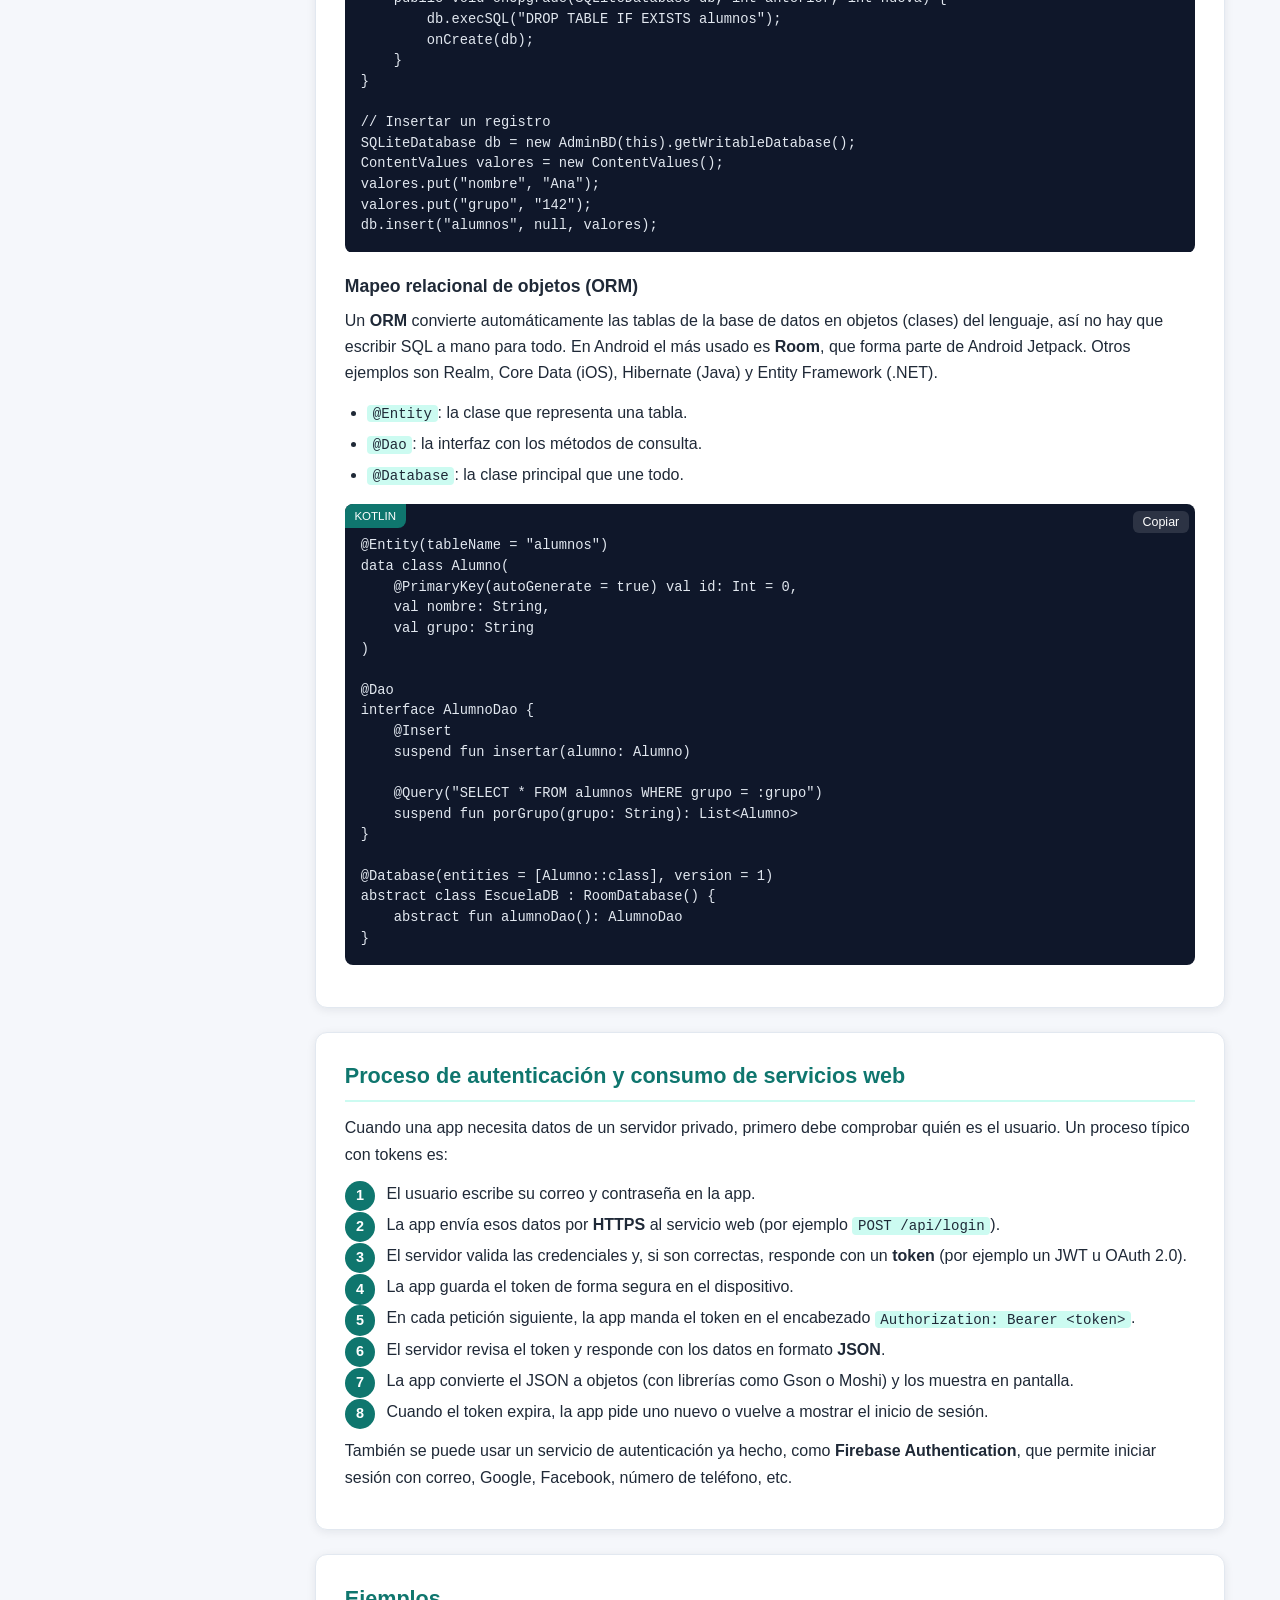
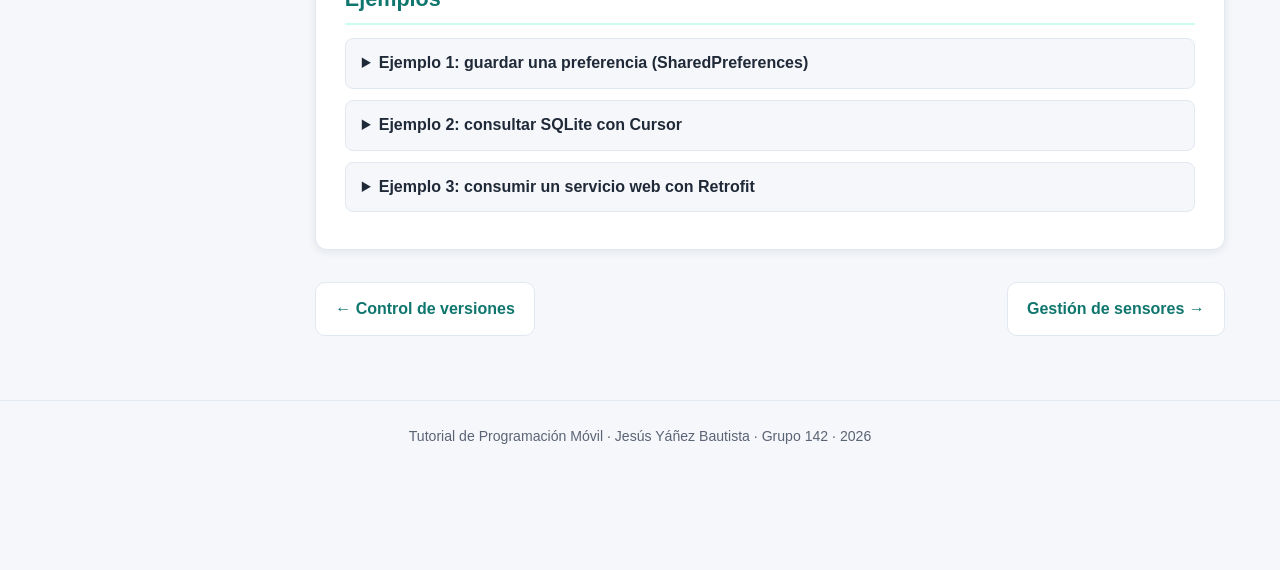
<file: temas/persistencia-datos.html>
<!DOCTYPE html>
<html lang="es">
<head>
  <meta charset="UTF-8">
  <meta name="viewport" content="width=device-width, initial-scale=1.0">
  <meta name="description" content="Tutorial de programación de aplicaciones móviles">
  <title>Persistencia y acceso a datos | Tutorial Móvil</title>
  <link rel="stylesheet" href="../css/estilos.css">
</head>
<body>
  <header>
    <a class="logo" href="../index.html">📱 Tutorial<span>Móvil</span></a>
    <div class="acciones">
      <button class="btn-icono" id="btn-tema" title="Cambiar tema">🌙</button>
      <button class="btn-icono" id="btn-menu" title="Menú">☰</button>
    </div>
  </header>

  <div class="contenedor">
    <nav class="lateral">
      <h3>Temas</h3>
      <ul>
<li><a href="../index.html" class="">🏠 Inicio</a></li>
<li><a href="../temas/control-versiones.html" class="">🌿 Control de versiones</a></li>
<li><a href="../temas/persistencia-datos.html" class="activo">💾 Persistencia y acceso a datos</a></li>
<li><a href="../temas/sensores.html" class="">📡 Gestión de sensores</a></li>
<li><a href="../temas/multimedia.html" class="">🎬 Recursos multimedia</a></li>
<li><a href="../temas/servicios-notificaciones.html" class="">🔔 Servicios y notificaciones</a></li>
<li><a href="../temas/librerias-toolkits.html" class="">🧰 Librerías y toolkits</a></li>
<li><a href="../temas/depuracion-seguridad.html" class="">🛡️ Depuración y seguridad</a></li>
      </ul>
    </nav>

    <main>

      <div class="portada-tema">
        <h1>💾 Persistencia y acceso a datos</h1>
        <p>Formas de guardar información en una app móvil para que no se pierda al cerrarla.</p>
      </div>
      <div class="indice"><h2>Contenido</h2><ol><li><a href="#definicion">Definición</a></li><li><a href="#caracteristicas">Características</a></li><li><a href="#formas">Formas de persistencia en dispositivos móviles</a></li><li><a href="#tipos-datos">Tipos de datos almacenables según la forma de persistencia</a></li><li><a href="#mecanismos">Mecanismos de control de acceso a medios persistentes</a></li><li><a href="#autenticacion">Proceso de autenticación y consumo de servicios web</a></li><li><a href="#ejemplos">Ejemplos</a></li></ol></div>
      <section class="bloque" id="definicion"><h2>Definición</h2>
<p>La <strong>persistencia de datos</strong> es la capacidad de una aplicación de guardar información de manera que siga existiendo aunque la app se cierre, el teléfono se reinicie o se quede sin batería. Lo contrario son los datos en memoria RAM (variables), que se pierden cuando termina el programa.</p>
<p>El <strong>acceso a datos</strong> son las técnicas y herramientas que usa la aplicación para leer, guardar, modificar y eliminar esa información (operaciones CRUD: <em>Create, Read, Update, Delete</em>).</p>
</section><section class="bloque" id="caracteristicas"><h2>Características</h2>
<ul>
  <li><strong>Durabilidad:</strong> la información permanece en el almacenamiento aunque se cierre la app.</li>
  <li><strong>Integridad:</strong> los datos se guardan completos y sin errores.</li>
  <li><strong>Consistencia:</strong> los datos cumplen reglas definidas (tipos, llaves, relaciones).</li>
  <li><strong>Disponibilidad:</strong> se puede consultar la información cuando se necesite, incluso sin internet si se guarda localmente.</li>
  <li><strong>Seguridad:</strong> la información sensible debe protegerse (cifrado, permisos).</li>
  <li><strong>Sincronización:</strong> en apps conectadas, los datos locales y los del servidor deben coincidir.</li>
</ul>
</section><section class="bloque" id="formas"><h2>Formas de persistencia en dispositivos móviles</h2>
<h3>📄 Archivos</h3>
<p>La app guarda información directamente en archivos (texto, JSON, imágenes, etc.).</p>
<ul>
  <li><strong>Almacenamiento interno:</strong> privado para la app; se borra al desinstalarla.</li>
  <li><strong>Almacenamiento externo / compartido:</strong> para archivos que el usuario puede ver, como fotos o documentos descargados.</li>
  <li><strong>Preferencias (clave-valor):</strong> archivos pequeños para configuraciones, por ejemplo <code>SharedPreferences</code> o <code>DataStore</code> en Android y <code>UserDefaults</code> en iOS.</li>
</ul>

<h3>🗄️ Bases de datos locales</h3>
<p>Se guarda la información de forma estructurada dentro del propio dispositivo. La más usada es <strong>SQLite</strong>, una base de datos relacional ligera que no necesita servidor. También existen <strong>Room</strong> (Android), <strong>Core Data</strong> (iOS) y <strong>Realm</strong>. Sirven para muchos registros que se consultan con filtros, por ejemplo una lista de tareas o un inventario.</p>

<h3>☁️ Bases de datos remotas mediante servicios web</h3>
<p>Los datos están en un servidor en internet y la app se comunica con él a través de un <strong>servicio web</strong> (API REST que normalmente responde en JSON). La base de datos puede ser MySQL, PostgreSQL, MongoDB, etc. También hay servicios listos como <strong>Firebase Firestore</strong>. Se usa cuando la información debe compartirse entre usuarios o dispositivos, como en una red social o la app de un banco.</p>
</section><section class="bloque" id="tipos-datos"><h2>Tipos de datos almacenables según la forma de persistencia</h2><div class="tabla-scroll"><table><thead><tr><th>Forma</th><th>Datos que se suelen guardar</th><th>Ejemplos</th></tr></thead><tbody><tr><td>Preferencias (clave-valor)</td><td>Tipos primitivos: <code>String</code>, <code>Int</code>, <code>Boolean</code>, <code>Float</code>, <code>Long</code>, conjuntos de texto.</td><td>Modo oscuro activado, idioma, último usuario.</td></tr><tr><td>Archivos</td><td>Texto plano, JSON, XML, CSV y binarios (imágenes, audio, video, PDF).</td><td>Foto de perfil, caché de una lista, documento descargado.</td></tr><tr><td>Base de datos local (SQLite)</td><td><code>INTEGER</code>, <code>REAL</code>, <code>TEXT</code>, <code>BLOB</code> y <code>NULL</code>; datos estructurados en tablas con relaciones.</td><td>Contactos, tareas, productos, historial de pedidos.</td></tr><tr><td>Base de datos remota (servicio web)</td><td>Cualquier dato serializado en JSON/XML: objetos, listas, fechas, rutas a archivos en la nube.</td><td>Publicaciones, mensajes de chat, calificaciones de alumnos.</td></tr></tbody></table></div></section><section class="bloque" id="mecanismos"><h2>Mecanismos de control de acceso a medios persistentes</h2>
<h3>Biblioteca de clases</h3>
<p>Son las clases que ya trae el lenguaje o la plataforma para trabajar con archivos y flujos de datos. En Java/Kotlin para Android se usan <code>File</code>, <code>FileInputStream</code>, <code>FileOutputStream</code>, <code>BufferedReader</code>, y métodos del <code>Context</code> como <code>openFileOutput()</code> y <code>openFileInput()</code>.</p>
<div class="codigo"><span class="lenguaje">kotlin</span><pre><code>// Guardar y leer un archivo en el almacenamiento interno
openFileOutput(&quot;notas.txt&quot;, Context.MODE_PRIVATE).use {
    it.write(&quot;Hola mundo&quot;.toByteArray())
}

val texto = openFileInput(&quot;notas.txt&quot;).bufferedReader().use { it.readText() }</code></pre></div>
<h3>Clases de SQLite</h3>
<p>Android incluye clases para manejar SQLite directamente:</p>
<ul>
  <li><code>SQLiteOpenHelper</code>: crea la base de datos y controla sus versiones (<code>onCreate</code>, <code>onUpgrade</code>).</li>
  <li><code>SQLiteDatabase</code>: ejecuta las operaciones (<code>insert</code>, <code>query</code>, <code>update</code>, <code>delete</code>, <code>execSQL</code>).</li>
  <li><code>ContentValues</code>: guarda los pares columna-valor para insertar o actualizar.</li>
  <li><code>Cursor</code>: recorre los resultados de una consulta.</li>
</ul>
<div class="codigo"><span class="lenguaje">java</span><pre><code>public class AdminBD extends SQLiteOpenHelper {
    public AdminBD(Context context) {
        super(context, &quot;escuela.db&quot;, null, 1);
    }

    @Override
    public void onCreate(SQLiteDatabase db) {
        db.execSQL(&quot;CREATE TABLE alumnos(id INTEGER PRIMARY KEY AUTOINCREMENT, nombre TEXT, grupo TEXT)&quot;);
    }

    @Override
    public void onUpgrade(SQLiteDatabase db, int anterior, int nueva) {
        db.execSQL(&quot;DROP TABLE IF EXISTS alumnos&quot;);
        onCreate(db);
    }
}

// Insertar un registro
SQLiteDatabase db = new AdminBD(this).getWritableDatabase();
ContentValues valores = new ContentValues();
valores.put(&quot;nombre&quot;, &quot;Ana&quot;);
valores.put(&quot;grupo&quot;, &quot;142&quot;);
db.insert(&quot;alumnos&quot;, null, valores);</code></pre></div>
<h3>Mapeo relacional de objetos (ORM)</h3>
<p>Un <strong>ORM</strong> convierte automáticamente las tablas de la base de datos en objetos (clases) del lenguaje, así no hay que escribir SQL a mano para todo. En Android el más usado es <strong>Room</strong>, que forma parte de Android Jetpack. Otros ejemplos son Realm, Core Data (iOS), Hibernate (Java) y Entity Framework (.NET).</p>
<ul>
  <li><code>@Entity</code>: la clase que representa una tabla.</li>
  <li><code>@Dao</code>: la interfaz con los métodos de consulta.</li>
  <li><code>@Database</code>: la clase principal que une todo.</li>
</ul>
<div class="codigo"><span class="lenguaje">kotlin</span><pre><code>@Entity(tableName = &quot;alumnos&quot;)
data class Alumno(
    @PrimaryKey(autoGenerate = true) val id: Int = 0,
    val nombre: String,
    val grupo: String
)

@Dao
interface AlumnoDao {
    @Insert
    suspend fun insertar(alumno: Alumno)

    @Query(&quot;SELECT * FROM alumnos WHERE grupo = :grupo&quot;)
    suspend fun porGrupo(grupo: String): List&lt;Alumno&gt;
}

@Database(entities = [Alumno::class], version = 1)
abstract class EscuelaDB : RoomDatabase() {
    abstract fun alumnoDao(): AlumnoDao
}</code></pre></div></section><section class="bloque" id="autenticacion"><h2>Proceso de autenticación y consumo de servicios web</h2>
<p>Cuando una app necesita datos de un servidor privado, primero debe comprobar quién es el usuario. Un proceso típico con tokens es:</p>
<ol class="pasos">
  <li>El usuario escribe su correo y contraseña en la app.</li>
  <li>La app envía esos datos por <strong>HTTPS</strong> al servicio web (por ejemplo <code>POST /api/login</code>).</li>
  <li>El servidor valida las credenciales y, si son correctas, responde con un <strong>token</strong> (por ejemplo un JWT u OAuth 2.0).</li>
  <li>La app guarda el token de forma segura en el dispositivo.</li>
  <li>En cada petición siguiente, la app manda el token en el encabezado <code>Authorization: Bearer &lt;token&gt;</code>.</li>
  <li>El servidor revisa el token y responde con los datos en formato <strong>JSON</strong>.</li>
  <li>La app convierte el JSON a objetos (con librerías como Gson o Moshi) y los muestra en pantalla.</li>
  <li>Cuando el token expira, la app pide uno nuevo o vuelve a mostrar el inicio de sesión.</li>
</ol>
<p>También se puede usar un servicio de autenticación ya hecho, como <strong>Firebase Authentication</strong>, que permite iniciar sesión con correo, Google, Facebook, número de teléfono, etc.</p>
</section><section class="bloque" id="ejemplos"><h2>Ejemplos</h2><details><summary>Ejemplo 1: guardar una preferencia (SharedPreferences)</summary><div><div class="codigo"><span class="lenguaje">kotlin</span><pre><code>val prefs = getSharedPreferences(&quot;config&quot;, Context.MODE_PRIVATE)

// Guardar
prefs.edit().putBoolean(&quot;modo_oscuro&quot;, true).apply()

// Leer
val oscuro = prefs.getBoolean(&quot;modo_oscuro&quot;, false)</code></pre></div></div></details><details><summary>Ejemplo 2: consultar SQLite con Cursor</summary><div><div class="codigo"><span class="lenguaje">java</span><pre><code>SQLiteDatabase db = new AdminBD(this).getReadableDatabase();
Cursor c = db.rawQuery(&quot;SELECT nombre FROM alumnos WHERE grupo = ?&quot;, new String[]{&quot;142&quot;});

while (c.moveToNext()) {
    Log.d(&quot;BD&quot;, &quot;Alumno: &quot; + c.getString(0));
}
c.close();</code></pre></div></div></details><details><summary>Ejemplo 3: consumir un servicio web con Retrofit</summary><div><div class="codigo"><span class="lenguaje">kotlin</span><pre><code>interface ApiEscuela {
    @POST(&quot;login&quot;)
    suspend fun login(@Body datos: LoginRequest): LoginResponse   // regresa el token

    @GET(&quot;alumnos&quot;)
    suspend fun alumnos(@Header(&quot;Authorization&quot;) token: String): List&lt;Alumno&gt;
}

val api = Retrofit.Builder()
    .baseUrl(&quot;https://miservidor.com/api/&quot;)
    .addConverterFactory(GsonConverterFactory.create())
    .build()
    .create(ApiEscuela::class.java)

// Dentro de una corrutina
val respuesta = api.login(LoginRequest(&quot;ana@correo.com&quot;, &quot;1234&quot;))
val lista = api.alumnos(&quot;Bearer ${respuesta.token}&quot;)</code></pre></div></div></details></section>
      <div class="nav-temas"><a href="control-versiones.html">← Control de versiones</a><a href="sensores.html">Gestión de sensores →</a></div>

    </main>
  </div>

  <footer>
    Tutorial de Programación Móvil &middot; Jesús Yáñez Bautista &middot; Grupo 142 &middot; 2026
  </footer>

  <button id="btn-arriba" title="Volver arriba">↑</button>
  <script src="../js/main.js"></script>
</body>
</html>
</file>
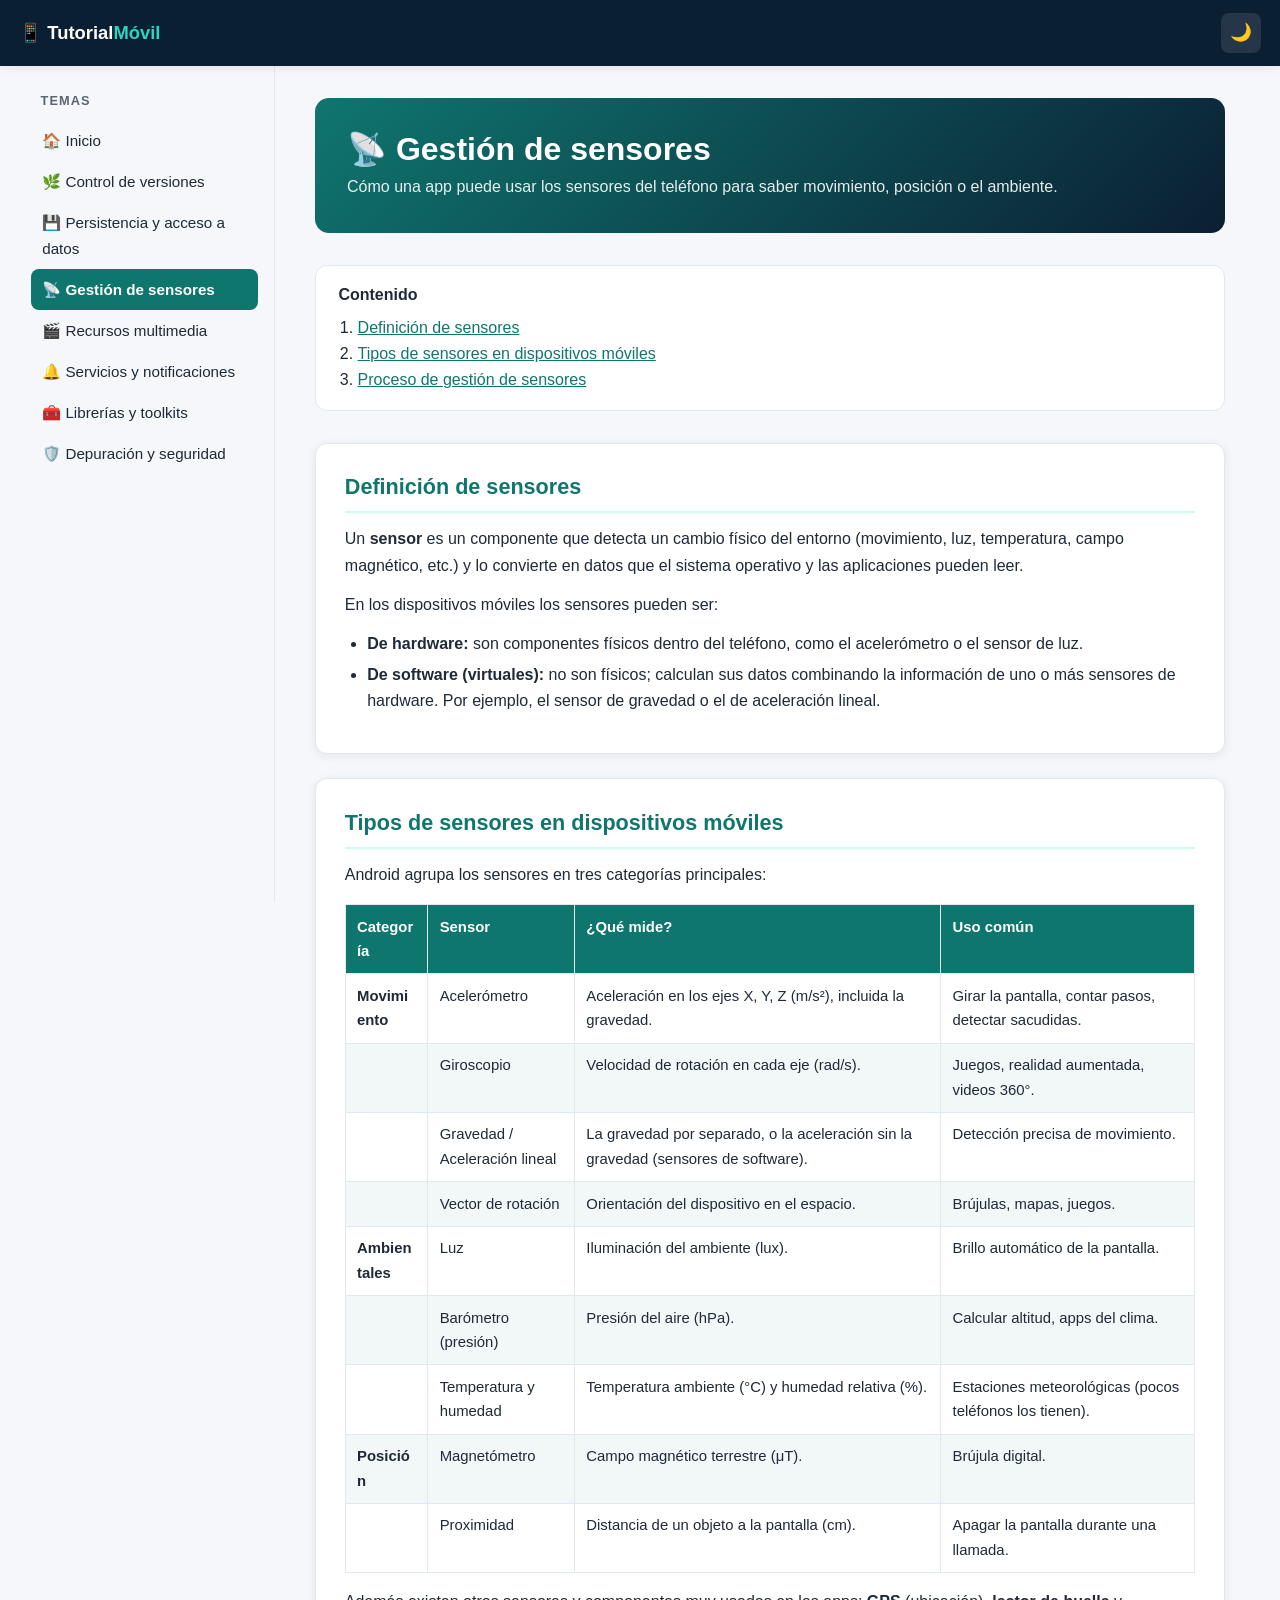
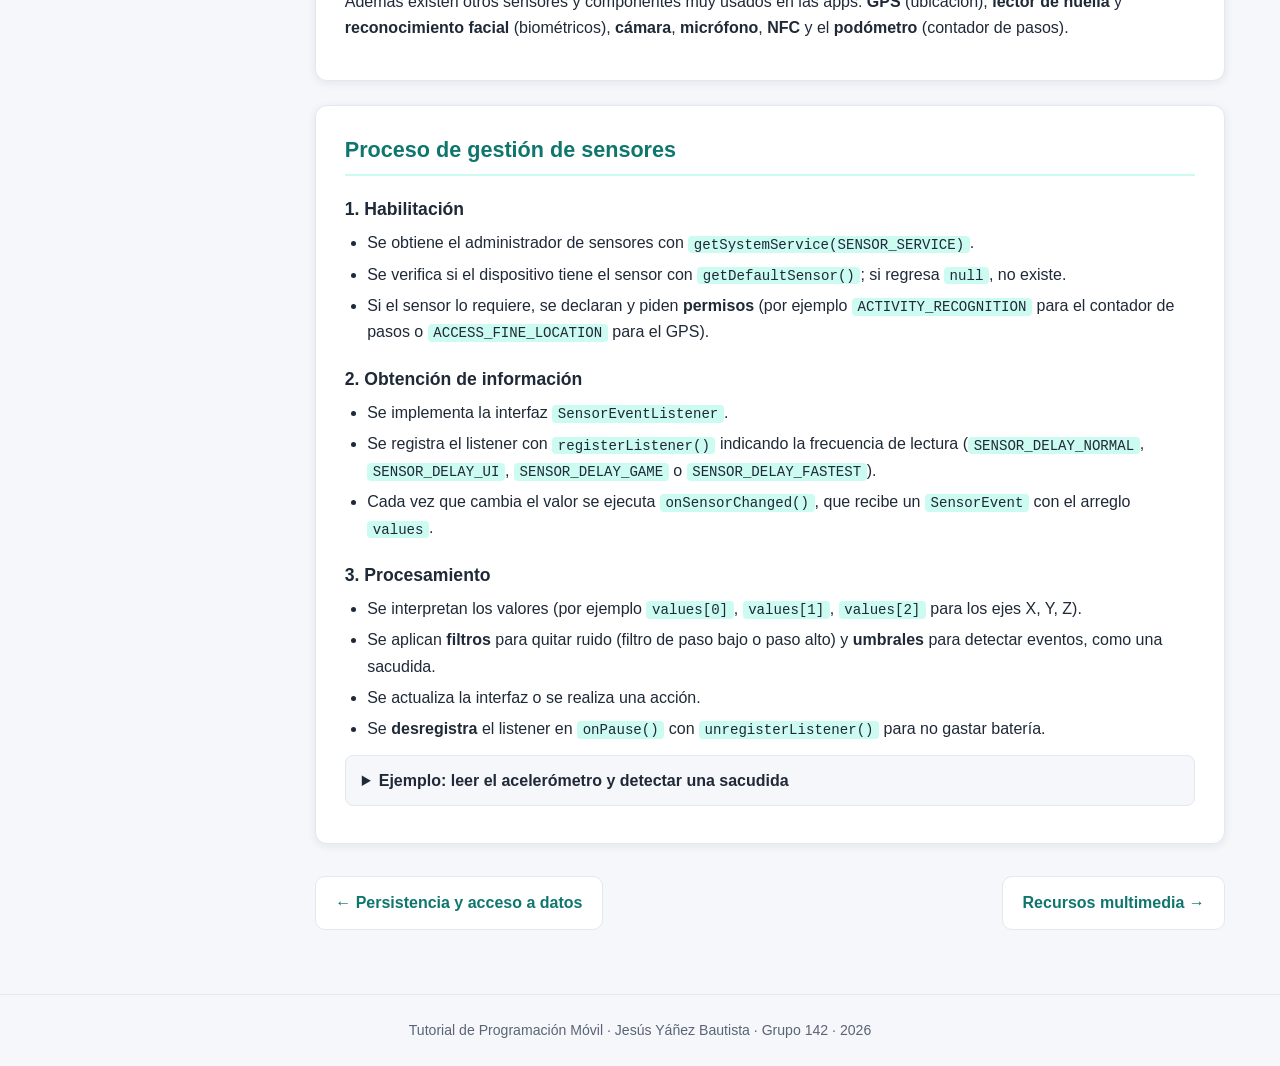
<file: temas/sensores.html>
<!DOCTYPE html>
<html lang="es">
<head>
  <meta charset="UTF-8">
  <meta name="viewport" content="width=device-width, initial-scale=1.0">
  <meta name="description" content="Tutorial de programación de aplicaciones móviles">
  <title>Gestión de sensores | Tutorial Móvil</title>
  <link rel="stylesheet" href="../css/estilos.css">
</head>
<body>
  <header>
    <a class="logo" href="../index.html">📱 Tutorial<span>Móvil</span></a>
    <div class="acciones">
      <button class="btn-icono" id="btn-tema" title="Cambiar tema">🌙</button>
      <button class="btn-icono" id="btn-menu" title="Menú">☰</button>
    </div>
  </header>

  <div class="contenedor">
    <nav class="lateral">
      <h3>Temas</h3>
      <ul>
<li><a href="../index.html" class="">🏠 Inicio</a></li>
<li><a href="../temas/control-versiones.html" class="">🌿 Control de versiones</a></li>
<li><a href="../temas/persistencia-datos.html" class="">💾 Persistencia y acceso a datos</a></li>
<li><a href="../temas/sensores.html" class="activo">📡 Gestión de sensores</a></li>
<li><a href="../temas/multimedia.html" class="">🎬 Recursos multimedia</a></li>
<li><a href="../temas/servicios-notificaciones.html" class="">🔔 Servicios y notificaciones</a></li>
<li><a href="../temas/librerias-toolkits.html" class="">🧰 Librerías y toolkits</a></li>
<li><a href="../temas/depuracion-seguridad.html" class="">🛡️ Depuración y seguridad</a></li>
      </ul>
    </nav>

    <main>

      <div class="portada-tema">
        <h1>📡 Gestión de sensores</h1>
        <p>Cómo una app puede usar los sensores del teléfono para saber movimiento, posición o el ambiente.</p>
      </div>
      <div class="indice"><h2>Contenido</h2><ol><li><a href="#definicion">Definición de sensores</a></li><li><a href="#tipos">Tipos de sensores en dispositivos móviles</a></li><li><a href="#proceso">Proceso de gestión de sensores</a></li></ol></div>
      <section class="bloque" id="definicion"><h2>Definición de sensores</h2>
<p>Un <strong>sensor</strong> es un componente que detecta un cambio físico del entorno (movimiento, luz, temperatura, campo magnético, etc.) y lo convierte en datos que el sistema operativo y las aplicaciones pueden leer.</p>
<p>En los dispositivos móviles los sensores pueden ser:</p>
<ul>
  <li><strong>De hardware:</strong> son componentes físicos dentro del teléfono, como el acelerómetro o el sensor de luz.</li>
  <li><strong>De software (virtuales):</strong> no son físicos; calculan sus datos combinando la información de uno o más sensores de hardware. Por ejemplo, el sensor de gravedad o el de aceleración lineal.</li>
</ul>
</section><section class="bloque" id="tipos"><h2>Tipos de sensores en dispositivos móviles</h2>
<p>Android agrupa los sensores en tres categorías principales:</p>
<div class="tabla-scroll"><table><thead><tr><th>Categoría</th><th>Sensor</th><th>¿Qué mide?</th><th>Uso común</th></tr></thead><tbody><tr><td><strong>Movimiento</strong></td><td>Acelerómetro</td><td>Aceleración en los ejes X, Y, Z (m/s²), incluida la gravedad.</td><td>Girar la pantalla, contar pasos, detectar sacudidas.</td></tr><tr><td></td><td>Giroscopio</td><td>Velocidad de rotación en cada eje (rad/s).</td><td>Juegos, realidad aumentada, videos 360°.</td></tr><tr><td></td><td>Gravedad / Aceleración lineal</td><td>La gravedad por separado, o la aceleración sin la gravedad (sensores de software).</td><td>Detección precisa de movimiento.</td></tr><tr><td></td><td>Vector de rotación</td><td>Orientación del dispositivo en el espacio.</td><td>Brújulas, mapas, juegos.</td></tr><tr><td><strong>Ambientales</strong></td><td>Luz</td><td>Iluminación del ambiente (lux).</td><td>Brillo automático de la pantalla.</td></tr><tr><td></td><td>Barómetro (presión)</td><td>Presión del aire (hPa).</td><td>Calcular altitud, apps del clima.</td></tr><tr><td></td><td>Temperatura y humedad</td><td>Temperatura ambiente (°C) y humedad relativa (%).</td><td>Estaciones meteorológicas (pocos teléfonos los tienen).</td></tr><tr><td><strong>Posición</strong></td><td>Magnetómetro</td><td>Campo magnético terrestre (μT).</td><td>Brújula digital.</td></tr><tr><td></td><td>Proximidad</td><td>Distancia de un objeto a la pantalla (cm).</td><td>Apagar la pantalla durante una llamada.</td></tr></tbody></table></div>
<p>Además existen otros sensores y componentes muy usados en las apps: <strong>GPS</strong> (ubicación), <strong>lector de huella</strong> y <strong>reconocimiento facial</strong> (biométricos), <strong>cámara</strong>, <strong>micrófono</strong>, <strong>NFC</strong> y el <strong>podómetro</strong> (contador de pasos).</p>
</section><section class="bloque" id="proceso"><h2>Proceso de gestión de sensores</h2>
<h3>1. Habilitación</h3>
<ul>
  <li>Se obtiene el administrador de sensores con <code>getSystemService(SENSOR_SERVICE)</code>.</li>
  <li>Se verifica si el dispositivo tiene el sensor con <code>getDefaultSensor()</code>; si regresa <code>null</code>, no existe.</li>
  <li>Si el sensor lo requiere, se declaran y piden <strong>permisos</strong> (por ejemplo <code>ACTIVITY_RECOGNITION</code> para el contador de pasos o <code>ACCESS_FINE_LOCATION</code> para el GPS).</li>
</ul>

<h3>2. Obtención de información</h3>
<ul>
  <li>Se implementa la interfaz <code>SensorEventListener</code>.</li>
  <li>Se registra el listener con <code>registerListener()</code> indicando la frecuencia de lectura (<code>SENSOR_DELAY_NORMAL</code>, <code>SENSOR_DELAY_UI</code>, <code>SENSOR_DELAY_GAME</code> o <code>SENSOR_DELAY_FASTEST</code>).</li>
  <li>Cada vez que cambia el valor se ejecuta <code>onSensorChanged()</code>, que recibe un <code>SensorEvent</code> con el arreglo <code>values</code>.</li>
</ul>

<h3>3. Procesamiento</h3>
<ul>
  <li>Se interpretan los valores (por ejemplo <code>values[0]</code>, <code>values[1]</code>, <code>values[2]</code> para los ejes X, Y, Z).</li>
  <li>Se aplican <strong>filtros</strong> para quitar ruido (filtro de paso bajo o paso alto) y <strong>umbrales</strong> para detectar eventos, como una sacudida.</li>
  <li>Se actualiza la interfaz o se realiza una acción.</li>
  <li>Se <strong>desregistra</strong> el listener en <code>onPause()</code> con <code>unregisterListener()</code> para no gastar batería.</li>
</ul>
<details><summary>Ejemplo: leer el acelerómetro y detectar una sacudida</summary><div><div class="codigo"><span class="lenguaje">kotlin</span><pre><code>class MainActivity : AppCompatActivity(), SensorEventListener {

    private lateinit var sensorManager: SensorManager
    private var acelerometro: Sensor? = null

    override fun onCreate(savedInstanceState: Bundle?) {
        super.onCreate(savedInstanceState)
        setContentView(R.layout.activity_main)

        // 1. Habilitación
        sensorManager = getSystemService(SENSOR_SERVICE) as SensorManager
        acelerometro = sensorManager.getDefaultSensor(Sensor.TYPE_ACCELEROMETER)

        if (acelerometro == null) {
            Toast.makeText(this, &quot;Este teléfono no tiene acelerómetro&quot;, Toast.LENGTH_SHORT).show()
        }
    }

    override fun onResume() {
        super.onResume()
        acelerometro?.also {
            sensorManager.registerListener(this, it, SensorManager.SENSOR_DELAY_NORMAL)
        }
    }

    override fun onPause() {
        super.onPause()
        sensorManager.unregisterListener(this)   // ahorrar batería
    }

    // 2. Obtención
    override fun onSensorChanged(event: SensorEvent) {
        val x = event.values[0]
        val y = event.values[1]
        val z = event.values[2]

        // 3. Procesamiento: fuerza total menos la gravedad
        val fuerza = sqrt(x * x + y * y + z * z) - SensorManager.GRAVITY_EARTH
        if (fuerza &gt; 12) {
            Log.d(&quot;Sensor&quot;, &quot;¡Sacudida detectada!&quot;)
        }
    }

    override fun onAccuracyChanged(sensor: Sensor?, accuracy: Int) { }
}</code></pre></div></div></details></section>
      <div class="nav-temas"><a href="persistencia-datos.html">← Persistencia y acceso a datos</a><a href="multimedia.html">Recursos multimedia →</a></div>

    </main>
  </div>

  <footer>
    Tutorial de Programación Móvil &middot; Jesús Yáñez Bautista &middot; Grupo 142 &middot; 2026
  </footer>

  <button id="btn-arriba" title="Volver arriba">↑</button>
  <script src="../js/main.js"></script>
</body>
</html>
</file>
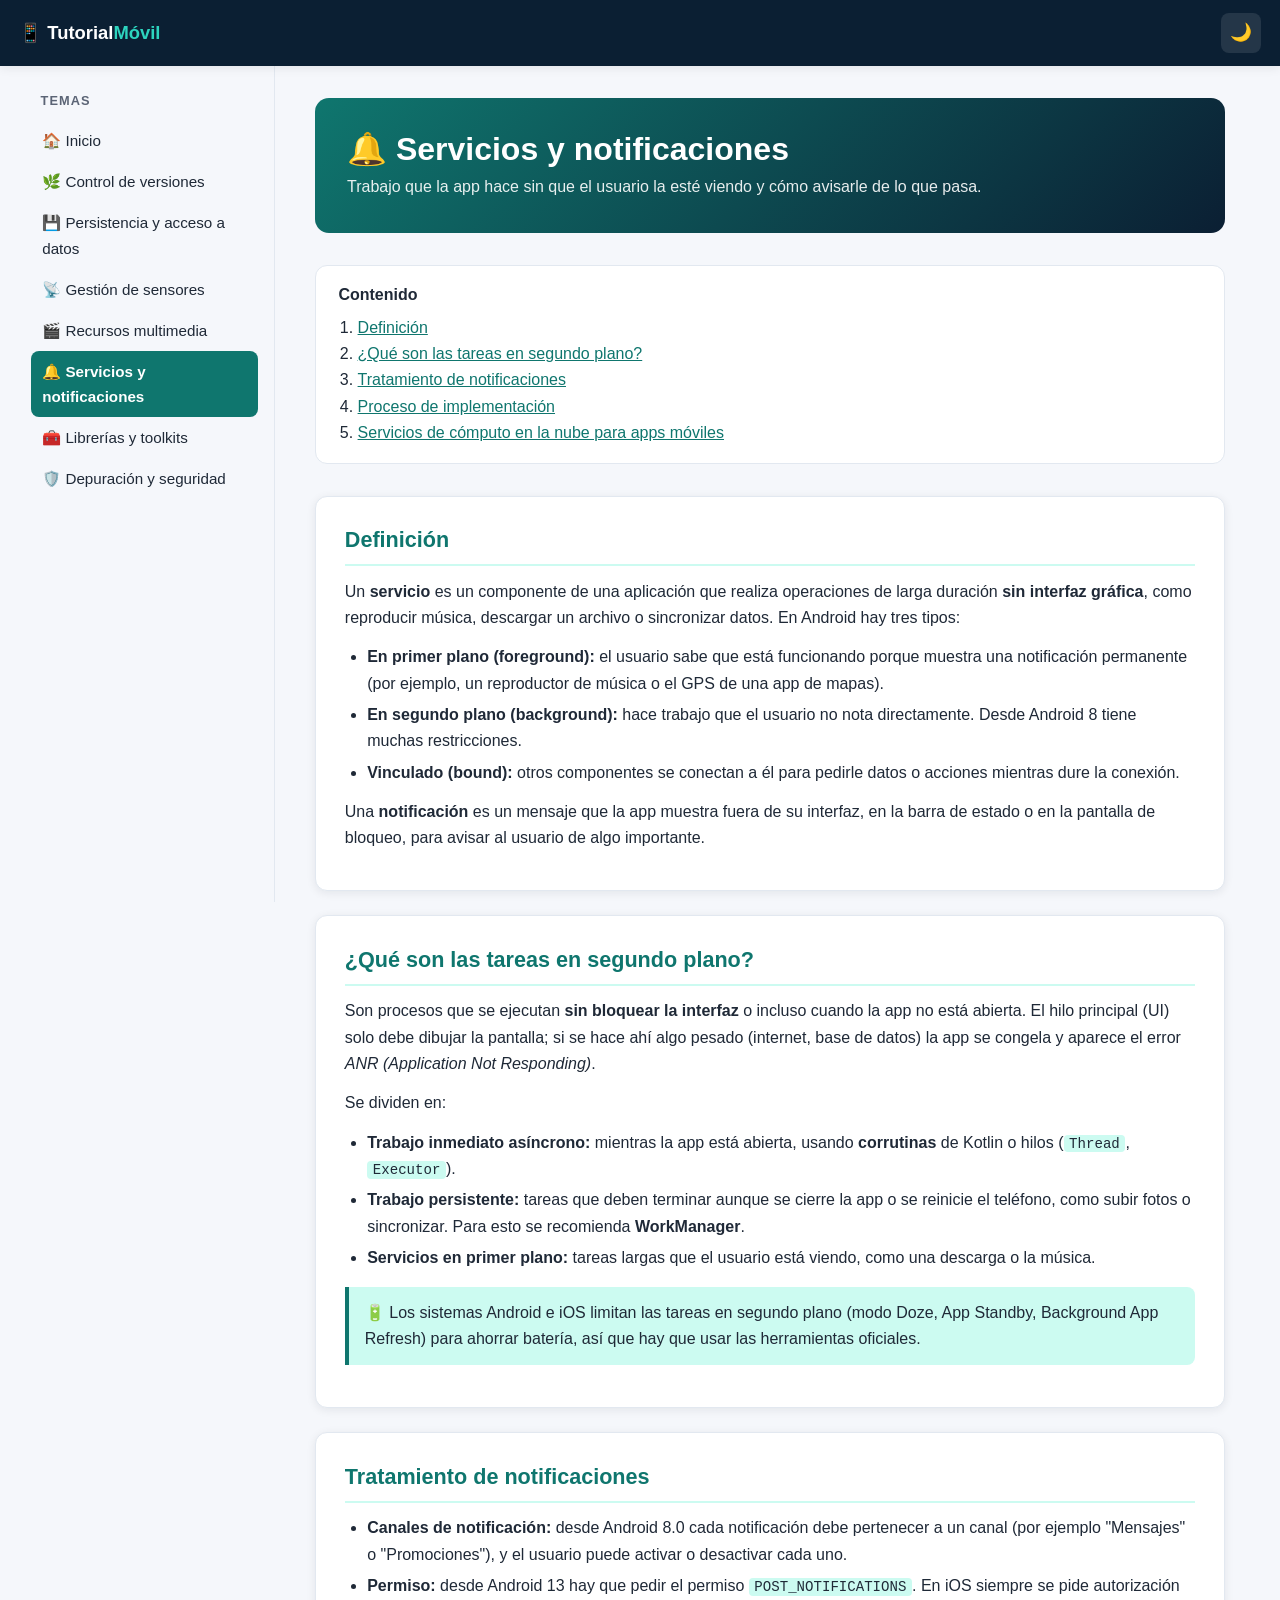
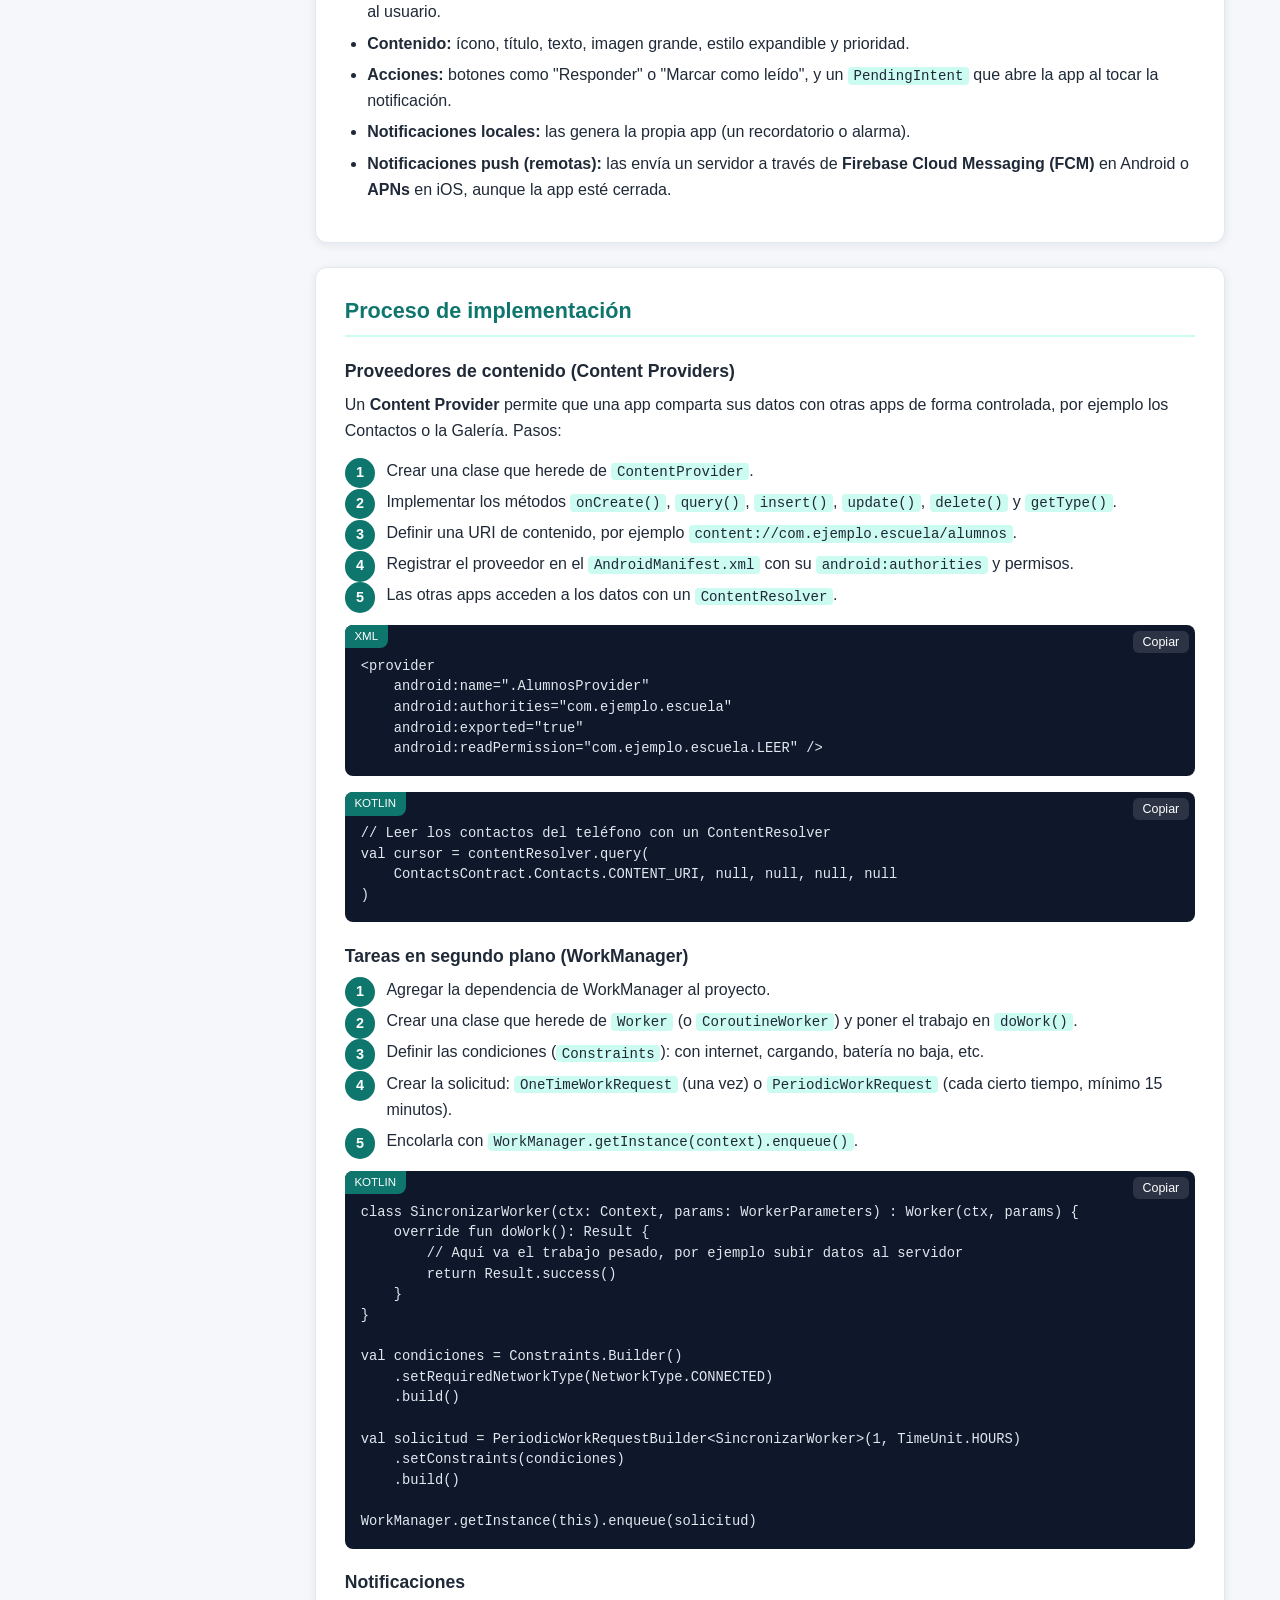
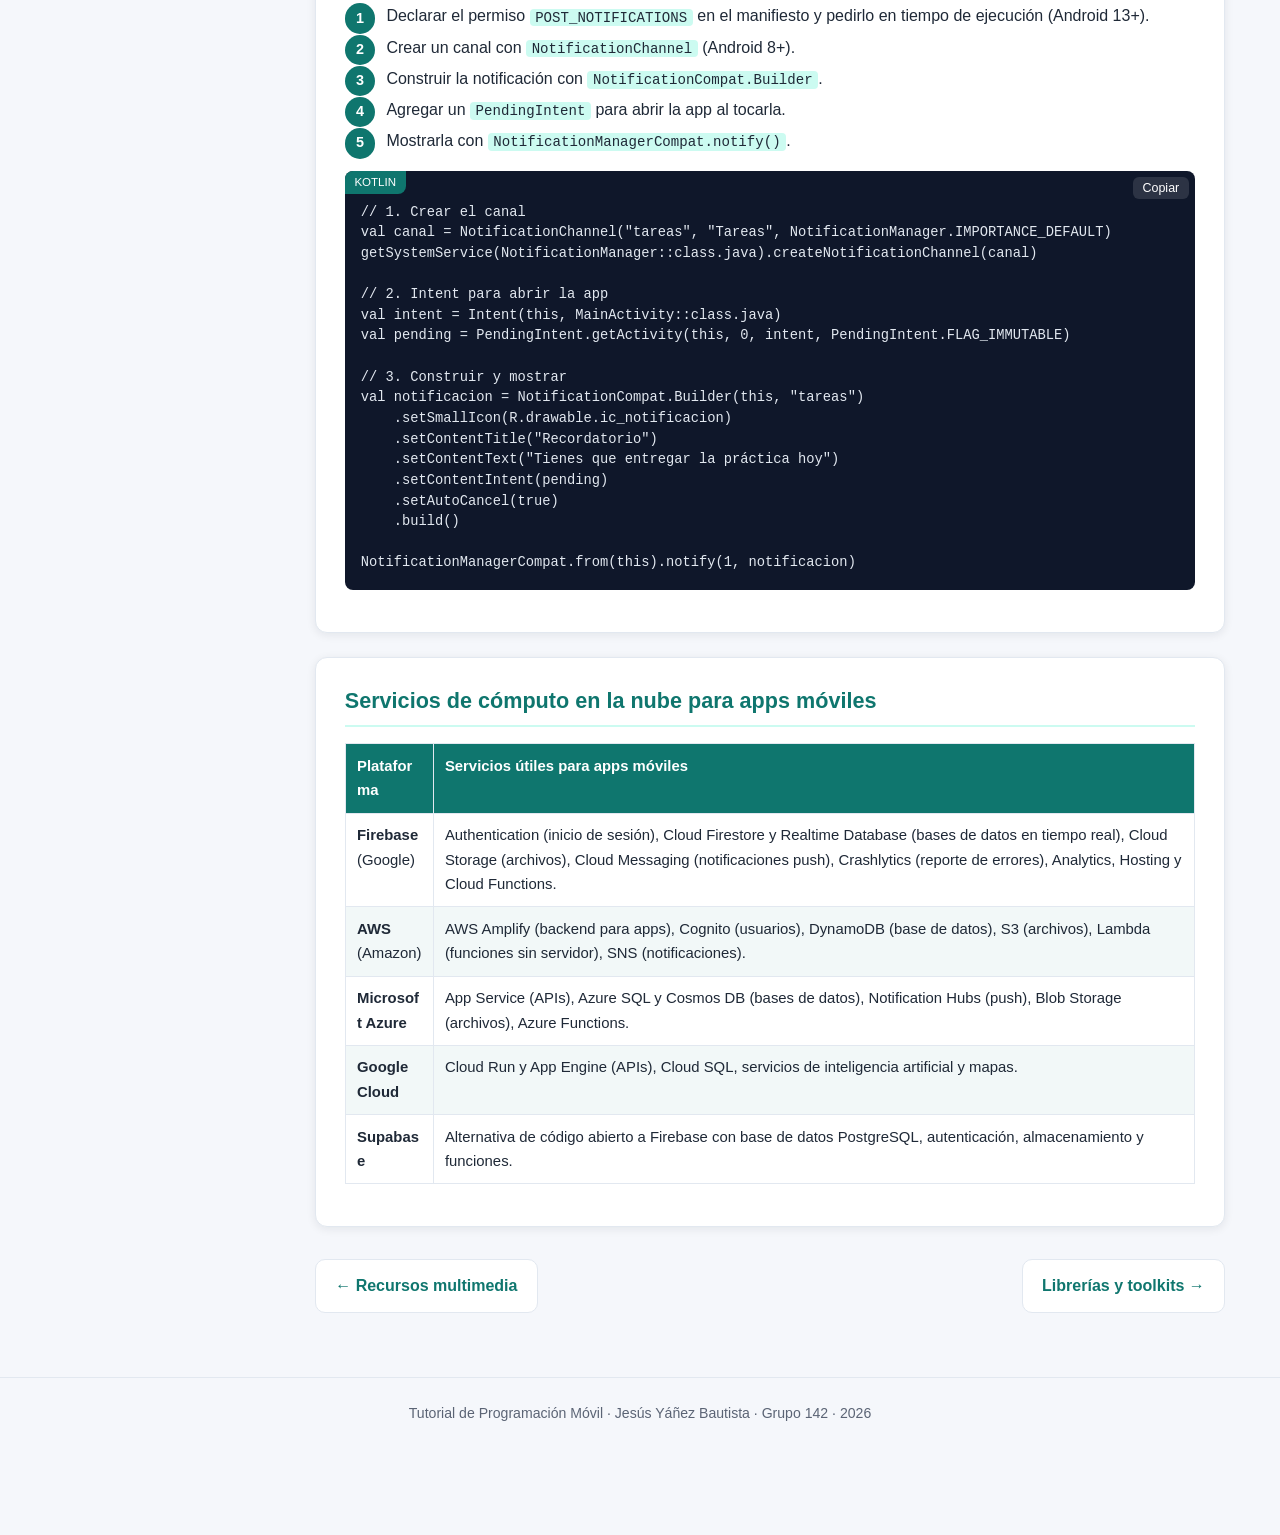
<file: temas/servicios-notificaciones.html>
<!DOCTYPE html>
<html lang="es">
<head>
  <meta charset="UTF-8">
  <meta name="viewport" content="width=device-width, initial-scale=1.0">
  <meta name="description" content="Tutorial de programación de aplicaciones móviles">
  <title>Servicios y notificaciones | Tutorial Móvil</title>
  <link rel="stylesheet" href="../css/estilos.css">
</head>
<body>
  <header>
    <a class="logo" href="../index.html">📱 Tutorial<span>Móvil</span></a>
    <div class="acciones">
      <button class="btn-icono" id="btn-tema" title="Cambiar tema">🌙</button>
      <button class="btn-icono" id="btn-menu" title="Menú">☰</button>
    </div>
  </header>

  <div class="contenedor">
    <nav class="lateral">
      <h3>Temas</h3>
      <ul>
<li><a href="../index.html" class="">🏠 Inicio</a></li>
<li><a href="../temas/control-versiones.html" class="">🌿 Control de versiones</a></li>
<li><a href="../temas/persistencia-datos.html" class="">💾 Persistencia y acceso a datos</a></li>
<li><a href="../temas/sensores.html" class="">📡 Gestión de sensores</a></li>
<li><a href="../temas/multimedia.html" class="">🎬 Recursos multimedia</a></li>
<li><a href="../temas/servicios-notificaciones.html" class="activo">🔔 Servicios y notificaciones</a></li>
<li><a href="../temas/librerias-toolkits.html" class="">🧰 Librerías y toolkits</a></li>
<li><a href="../temas/depuracion-seguridad.html" class="">🛡️ Depuración y seguridad</a></li>
      </ul>
    </nav>

    <main>

      <div class="portada-tema">
        <h1>🔔 Servicios y notificaciones</h1>
        <p>Trabajo que la app hace sin que el usuario la esté viendo y cómo avisarle de lo que pasa.</p>
      </div>
      <div class="indice"><h2>Contenido</h2><ol><li><a href="#definicion">Definición</a></li><li><a href="#segundo-plano">¿Qué son las tareas en segundo plano?</a></li><li><a href="#notificaciones">Tratamiento de notificaciones</a></li><li><a href="#implementacion">Proceso de implementación</a></li><li><a href="#nube">Servicios de cómputo en la nube para apps móviles</a></li></ol></div>
      <section class="bloque" id="definicion"><h2>Definición</h2>
<p>Un <strong>servicio</strong> es un componente de una aplicación que realiza operaciones de larga duración <strong>sin interfaz gráfica</strong>, como reproducir música, descargar un archivo o sincronizar datos. En Android hay tres tipos:</p>
<ul>
  <li><strong>En primer plano (foreground):</strong> el usuario sabe que está funcionando porque muestra una notificación permanente (por ejemplo, un reproductor de música o el GPS de una app de mapas).</li>
  <li><strong>En segundo plano (background):</strong> hace trabajo que el usuario no nota directamente. Desde Android 8 tiene muchas restricciones.</li>
  <li><strong>Vinculado (bound):</strong> otros componentes se conectan a él para pedirle datos o acciones mientras dure la conexión.</li>
</ul>
<p>Una <strong>notificación</strong> es un mensaje que la app muestra fuera de su interfaz, en la barra de estado o en la pantalla de bloqueo, para avisar al usuario de algo importante.</p>
</section><section class="bloque" id="segundo-plano"><h2>¿Qué son las tareas en segundo plano?</h2>
<p>Son procesos que se ejecutan <strong>sin bloquear la interfaz</strong> o incluso cuando la app no está abierta. El hilo principal (UI) solo debe dibujar la pantalla; si se hace ahí algo pesado (internet, base de datos) la app se congela y aparece el error <em>ANR (Application Not Responding)</em>.</p>
<p>Se dividen en:</p>
<ul>
  <li><strong>Trabajo inmediato asíncrono:</strong> mientras la app está abierta, usando <strong>corrutinas</strong> de Kotlin o hilos (<code>Thread</code>, <code>Executor</code>).</li>
  <li><strong>Trabajo persistente:</strong> tareas que deben terminar aunque se cierre la app o se reinicie el teléfono, como subir fotos o sincronizar. Para esto se recomienda <strong>WorkManager</strong>.</li>
  <li><strong>Servicios en primer plano:</strong> tareas largas que el usuario está viendo, como una descarga o la música.</li>
</ul>
<div class="nota">🔋 Los sistemas Android e iOS limitan las tareas en segundo plano (modo Doze, App Standby, Background App Refresh) para ahorrar batería, así que hay que usar las herramientas oficiales.</div>
</section><section class="bloque" id="notificaciones"><h2>Tratamiento de notificaciones</h2>
<ul>
  <li><strong>Canales de notificación:</strong> desde Android 8.0 cada notificación debe pertenecer a un canal (por ejemplo "Mensajes" o "Promociones"), y el usuario puede activar o desactivar cada uno.</li>
  <li><strong>Permiso:</strong> desde Android 13 hay que pedir el permiso <code>POST_NOTIFICATIONS</code>. En iOS siempre se pide autorización al usuario.</li>
  <li><strong>Contenido:</strong> ícono, título, texto, imagen grande, estilo expandible y prioridad.</li>
  <li><strong>Acciones:</strong> botones como "Responder" o "Marcar como leído", y un <code>PendingIntent</code> que abre la app al tocar la notificación.</li>
  <li><strong>Notificaciones locales:</strong> las genera la propia app (un recordatorio o alarma).</li>
  <li><strong>Notificaciones push (remotas):</strong> las envía un servidor a través de <strong>Firebase Cloud Messaging (FCM)</strong> en Android o <strong>APNs</strong> en iOS, aunque la app esté cerrada.</li>
</ul>
</section><section class="bloque" id="implementacion"><h2>Proceso de implementación</h2>
<h3>Proveedores de contenido (Content Providers)</h3>
<p>Un <strong>Content Provider</strong> permite que una app comparta sus datos con otras apps de forma controlada, por ejemplo los Contactos o la Galería. Pasos:</p>
<ol class="pasos">
  <li>Crear una clase que herede de <code>ContentProvider</code>.</li>
  <li>Implementar los métodos <code>onCreate()</code>, <code>query()</code>, <code>insert()</code>, <code>update()</code>, <code>delete()</code> y <code>getType()</code>.</li>
  <li>Definir una URI de contenido, por ejemplo <code>content://com.ejemplo.escuela/alumnos</code>.</li>
  <li>Registrar el proveedor en el <code>AndroidManifest.xml</code> con su <code>android:authorities</code> y permisos.</li>
  <li>Las otras apps acceden a los datos con un <code>ContentResolver</code>.</li>
</ol>
<div class="codigo"><span class="lenguaje">xml</span><pre><code>&lt;provider
    android:name=&quot;.AlumnosProvider&quot;
    android:authorities=&quot;com.ejemplo.escuela&quot;
    android:exported=&quot;true&quot;
    android:readPermission=&quot;com.ejemplo.escuela.LEER&quot; /&gt;</code></pre></div><div class="codigo"><span class="lenguaje">kotlin</span><pre><code>// Leer los contactos del teléfono con un ContentResolver
val cursor = contentResolver.query(
    ContactsContract.Contacts.CONTENT_URI, null, null, null, null
)</code></pre></div>
<h3>Tareas en segundo plano (WorkManager)</h3>
<ol class="pasos">
  <li>Agregar la dependencia de WorkManager al proyecto.</li>
  <li>Crear una clase que herede de <code>Worker</code> (o <code>CoroutineWorker</code>) y poner el trabajo en <code>doWork()</code>.</li>
  <li>Definir las condiciones (<code>Constraints</code>): con internet, cargando, batería no baja, etc.</li>
  <li>Crear la solicitud: <code>OneTimeWorkRequest</code> (una vez) o <code>PeriodicWorkRequest</code> (cada cierto tiempo, mínimo 15 minutos).</li>
  <li>Encolarla con <code>WorkManager.getInstance(context).enqueue()</code>.</li>
</ol>
<div class="codigo"><span class="lenguaje">kotlin</span><pre><code>class SincronizarWorker(ctx: Context, params: WorkerParameters) : Worker(ctx, params) {
    override fun doWork(): Result {
        // Aquí va el trabajo pesado, por ejemplo subir datos al servidor
        return Result.success()
    }
}

val condiciones = Constraints.Builder()
    .setRequiredNetworkType(NetworkType.CONNECTED)
    .build()

val solicitud = PeriodicWorkRequestBuilder&lt;SincronizarWorker&gt;(1, TimeUnit.HOURS)
    .setConstraints(condiciones)
    .build()

WorkManager.getInstance(this).enqueue(solicitud)</code></pre></div>
<h3>Notificaciones</h3>
<ol class="pasos">
  <li>Declarar el permiso <code>POST_NOTIFICATIONS</code> en el manifiesto y pedirlo en tiempo de ejecución (Android 13+).</li>
  <li>Crear un canal con <code>NotificationChannel</code> (Android 8+).</li>
  <li>Construir la notificación con <code>NotificationCompat.Builder</code>.</li>
  <li>Agregar un <code>PendingIntent</code> para abrir la app al tocarla.</li>
  <li>Mostrarla con <code>NotificationManagerCompat.notify()</code>.</li>
</ol>
<div class="codigo"><span class="lenguaje">kotlin</span><pre><code>// 1. Crear el canal
val canal = NotificationChannel(&quot;tareas&quot;, &quot;Tareas&quot;, NotificationManager.IMPORTANCE_DEFAULT)
getSystemService(NotificationManager::class.java).createNotificationChannel(canal)

// 2. Intent para abrir la app
val intent = Intent(this, MainActivity::class.java)
val pending = PendingIntent.getActivity(this, 0, intent, PendingIntent.FLAG_IMMUTABLE)

// 3. Construir y mostrar
val notificacion = NotificationCompat.Builder(this, &quot;tareas&quot;)
    .setSmallIcon(R.drawable.ic_notificacion)
    .setContentTitle(&quot;Recordatorio&quot;)
    .setContentText(&quot;Tienes que entregar la práctica hoy&quot;)
    .setContentIntent(pending)
    .setAutoCancel(true)
    .build()

NotificationManagerCompat.from(this).notify(1, notificacion)</code></pre></div></section><section class="bloque" id="nube"><h2>Servicios de cómputo en la nube para apps móviles</h2><div class="tabla-scroll"><table><thead><tr><th>Plataforma</th><th>Servicios útiles para apps móviles</th></tr></thead><tbody><tr><td><strong>Firebase</strong> (Google)</td><td>Authentication (inicio de sesión), Cloud Firestore y Realtime Database (bases de datos en tiempo real), Cloud Storage (archivos), Cloud Messaging (notificaciones push), Crashlytics (reporte de errores), Analytics, Hosting y Cloud Functions.</td></tr><tr><td><strong>AWS</strong> (Amazon)</td><td>AWS Amplify (backend para apps), Cognito (usuarios), DynamoDB (base de datos), S3 (archivos), Lambda (funciones sin servidor), SNS (notificaciones).</td></tr><tr><td><strong>Microsoft Azure</strong></td><td>App Service (APIs), Azure SQL y Cosmos DB (bases de datos), Notification Hubs (push), Blob Storage (archivos), Azure Functions.</td></tr><tr><td><strong>Google Cloud</strong></td><td>Cloud Run y App Engine (APIs), Cloud SQL, servicios de inteligencia artificial y mapas.</td></tr><tr><td><strong>Supabase</strong></td><td>Alternativa de código abierto a Firebase con base de datos PostgreSQL, autenticación, almacenamiento y funciones.</td></tr></tbody></table></div></section>
      <div class="nav-temas"><a href="multimedia.html">← Recursos multimedia</a><a href="librerias-toolkits.html">Librerías y toolkits →</a></div>

    </main>
  </div>

  <footer>
    Tutorial de Programación Móvil &middot; Jesús Yáñez Bautista &middot; Grupo 142 &middot; 2026
  </footer>

  <button id="btn-arriba" title="Volver arriba">↑</button>
  <script src="../js/main.js"></script>
</body>
</html>
</file>
<file: css/estilos.css>
/* ===== Variables de color ===== */
:root {
  --fondo: #f5f7fb;
  --tarjeta: #ffffff;
  --texto: #1f2937;
  --texto-suave: #5b6475;
  --primario: #0f766e;
  --primario-claro: #ccfbf1;
  --encabezado: #0b1f33;
  --borde: #e2e8f0;
  --codigo-fondo: #0f172a;
  --codigo-texto: #e2e8f0;
  --sombra: 0 2px 10px rgba(15, 23, 42, .08);
}

body.oscuro {
  --fondo: #0b1220;
  --tarjeta: #121b2e;
  --texto: #e5e7eb;
  --texto-suave: #9aa4b6;
  --primario: #2dd4bf;
  --primario-claro: #123a3a;
  --encabezado: #050b16;
  --borde: #22304a;
  --codigo-fondo: #050b16;
  --sombra: 0 2px 10px rgba(0, 0, 0, .4);
}

* { box-sizing: border-box; margin: 0; padding: 0; }

html { scroll-behavior: smooth; }

body {
  font-family: "Segoe UI", Roboto, Arial, sans-serif;
  background: var(--fondo);
  color: var(--texto);
  line-height: 1.65;
  transition: background .3s, color .3s;
}

a { color: var(--primario); }

/* ===== Encabezado ===== */
header {
  position: sticky;
  top: 0;
  z-index: 100;
  background: var(--encabezado);
  color: #fff;
  display: flex;
  align-items: center;
  justify-content: space-between;
  padding: .8rem 1.2rem;
  box-shadow: var(--sombra);
}

.logo { color: #fff; text-decoration: none; font-weight: 700; font-size: 1.15rem; }
.logo span { color: #2dd4bf; }

.acciones { display: flex; gap: .5rem; }

.btn-icono {
  background: rgba(255, 255, 255, .1);
  border: none;
  color: #fff;
  font-size: 1.1rem;
  width: 40px;
  height: 40px;
  border-radius: 8px;
  cursor: pointer;
}
.btn-icono:hover { background: rgba(255, 255, 255, .2); }

#btn-menu { display: none; }

/* ===== Distribución ===== */
.contenedor {
  display: grid;
  grid-template-columns: 260px 1fr;
  max-width: 1250px;
  margin: 0 auto;
}

nav.lateral {
  position: sticky;
  top: 64px;
  height: calc(100vh - 64px);
  overflow-y: auto;
  padding: 1.5rem 1rem;
  border-right: 1px solid var(--borde);
}

nav.lateral h3 {
  font-size: .8rem;
  text-transform: uppercase;
  letter-spacing: .08em;
  color: var(--texto-suave);
  margin: 0 .6rem .6rem;
}

nav.lateral ul { list-style: none; }

nav.lateral a {
  display: block;
  padding: .5rem .7rem;
  border-radius: 8px;
  color: var(--texto);
  text-decoration: none;
  font-size: .95rem;
}
nav.lateral a:hover { background: var(--primario-claro); }
nav.lateral a.activo { background: var(--primario); color: #fff; font-weight: 600; }

main { padding: 2rem 2.5rem 4rem; min-width: 0; }

/* ===== Contenido ===== */
.portada-tema {
  background: linear-gradient(135deg, #0f766e, #0b1f33);
  color: #fff;
  border-radius: 14px;
  padding: 2rem;
  margin-bottom: 2rem;
}
.portada-tema h1 { font-size: 2rem; line-height: 1.2; margin-bottom: .4rem; }
.portada-tema p { opacity: .9; }

.indice {
  background: var(--tarjeta);
  border: 1px solid var(--borde);
  border-radius: 12px;
  padding: 1rem 1.4rem;
  margin-bottom: 2rem;
}
.indice h2 { font-size: 1rem; margin-bottom: .4rem; }
.indice ol { padding-left: 1.2rem; }

section.bloque {
  background: var(--tarjeta);
  border: 1px solid var(--borde);
  border-radius: 12px;
  padding: 1.6rem 1.8rem;
  margin-bottom: 1.5rem;
  box-shadow: var(--sombra);
  scroll-margin-top: 80px;
  overflow-wrap: anywhere;
}

section.bloque h2 {
  font-size: 1.35rem;
  color: var(--primario);
  margin-bottom: .8rem;
  padding-bottom: .4rem;
  border-bottom: 2px solid var(--primario-claro);
}
section.bloque h3 { font-size: 1.1rem; margin: 1.2rem 0 .4rem; }
section.bloque p { margin-bottom: .8rem; }
section.bloque ul, section.bloque ol { padding-left: 1.4rem; margin-bottom: .8rem; }
section.bloque li { margin-bottom: .3rem; }

.nota {
  border-left: 4px solid var(--primario);
  background: var(--primario-claro);
  padding: .8rem 1rem;
  border-radius: 0 8px 8px 0;
  margin: 1rem 0;
}

/* Tablas */
.tabla-scroll { overflow-x: auto; margin: 1rem 0; }
table { width: 100%; border-collapse: collapse; font-size: .93rem; min-width: 560px; }
th, td { border: 1px solid var(--borde); padding: .6rem .7rem; text-align: left; vertical-align: top; }
th { background: var(--primario); color: #fff; }
tr:nth-child(even) td { background: rgba(15, 118, 110, .05); }

/* Código */
.codigo { position: relative; margin: 1rem 0; }
.codigo .lenguaje {
  position: absolute; top: 0; left: 0;
  font-size: .72rem; text-transform: uppercase;
  background: var(--primario); color: #fff;
  padding: .15rem .6rem; border-radius: 8px 0 8px 0;
}
.codigo button {
  position: absolute; top: .4rem; right: .4rem;
  background: rgba(255,255,255,.12); color: #fff;
  border: none; border-radius: 6px; padding: .25rem .6rem;
  cursor: pointer; font-size: .78rem;
}
pre {
  background: var(--codigo-fondo);
  color: var(--codigo-texto);
  padding: 2rem 1rem 1rem;
  border-radius: 8px;
  overflow-x: auto;
  font-size: .86rem;
  line-height: 1.5;
  overflow-wrap: normal;
}
code { font-family: Consolas, "Courier New", monospace; }
p code, li code, td code {
  background: var(--primario-claro);
  padding: .05rem .35rem;
  border-radius: 4px;
  font-size: .88em;
}

/* Acordeón de ejemplos */
details {
  border: 1px solid var(--borde);
  border-radius: 8px;
  margin: .7rem 0;
  background: var(--fondo);
}
summary { cursor: pointer; padding: .7rem 1rem; font-weight: 600; }
details > div { padding: 0 1rem 1rem; }

/* Pasos */
.pasos { counter-reset: paso; list-style: none; padding-left: 0 !important; }
.pasos li {
  counter-increment: paso;
  position: relative;
  padding-left: 2.6rem;
  margin-bottom: .9rem;
}
.pasos li::before {
  content: counter(paso);
  position: absolute; left: 0; top: 0;
  width: 1.9rem; height: 1.9rem;
  border-radius: 50%;
  background: var(--primario); color: #fff;
  display: flex; align-items: center; justify-content: center;
  font-weight: 700; font-size: .9rem;
}

/* ===== Página de inicio ===== */
.hero {
  background: linear-gradient(135deg, #0f766e, #0b1f33);
  color: #fff;
  border-radius: 16px;
  padding: 3rem 2rem;
  margin-bottom: 2rem;
}
.hero h1 { font-size: 2.4rem; line-height: 1.2; margin-bottom: .6rem; }
.hero p { max-width: 650px; opacity: .92; }
.datos-alumno {
  margin-top: 1.4rem;
  display: flex; flex-wrap: wrap; gap: .6rem;
}
.datos-alumno span {
  background: rgba(255,255,255,.14);
  padding: .3rem .8rem;
  border-radius: 999px;
  font-size: .9rem;
}

.buscador {
  width: 100%;
  padding: .8rem 1rem;
  border: 1px solid var(--borde);
  border-radius: 10px;
  background: var(--tarjeta);
  color: var(--texto);
  font-size: 1rem;
  margin-bottom: 1.4rem;
}

.tarjetas {
  display: grid;
  grid-template-columns: repeat(auto-fill, minmax(250px, 1fr));
  gap: 1.2rem;
}
.tarjeta {
  background: var(--tarjeta);
  border: 1px solid var(--borde);
  border-radius: 12px;
  padding: 1.4rem;
  text-decoration: none;
  color: var(--texto);
  box-shadow: var(--sombra);
  transition: transform .2s, border-color .2s;
}
.tarjeta:hover { transform: translateY(-4px); border-color: var(--primario); }
.tarjeta .icono { font-size: 2rem; }
.tarjeta h3 { margin: .5rem 0 .3rem; color: var(--primario); }
.tarjeta p { font-size: .92rem; color: var(--texto-suave); }

/* Navegación entre temas */
.nav-temas {
  display: flex; justify-content: space-between; gap: 1rem;
  margin-top: 2rem; flex-wrap: wrap;
}
.nav-temas a {
  background: var(--tarjeta);
  border: 1px solid var(--borde);
  border-radius: 10px;
  padding: .8rem 1.2rem;
  text-decoration: none;
  font-weight: 600;
}
.nav-temas a:hover { border-color: var(--primario); }

footer {
  text-align: center;
  padding: 1.5rem;
  color: var(--texto-suave);
  font-size: .88rem;
  border-top: 1px solid var(--borde);
}

#btn-arriba {
  position: fixed; right: 1.2rem; bottom: 1.2rem;
  width: 46px; height: 46px; border-radius: 50%;
  border: none; background: var(--primario); color: #fff;
  font-size: 1.3rem; cursor: pointer;
  box-shadow: var(--sombra);
  opacity: 0; pointer-events: none; transition: opacity .3s;
}
#btn-arriba.visible { opacity: 1; pointer-events: auto; }

/* ===== Responsivo ===== */
@media (max-width: 900px) {
  #btn-menu { display: block; }
  .contenedor { grid-template-columns: 1fr; }
  nav.lateral {
    position: fixed;
    top: 64px; left: 0;
    width: 270px;
    background: var(--tarjeta);
    z-index: 90;
    transform: translateX(-100%);
    transition: transform .3s;
    box-shadow: var(--sombra);
  }
  nav.lateral.abierto { transform: translateX(0); }
  main { padding: 1.4rem 1rem 3rem; }
}

@media (max-width: 560px) {
  .hero { padding: 2rem 1.2rem; }
  .hero h1 { font-size: 1.7rem; }
  .portada-tema h1 { font-size: 1.5rem; }
  section.bloque { padding: 1.2rem 1rem; }
  .nav-temas a { width: 100%; text-align: center; }
}
</file>
